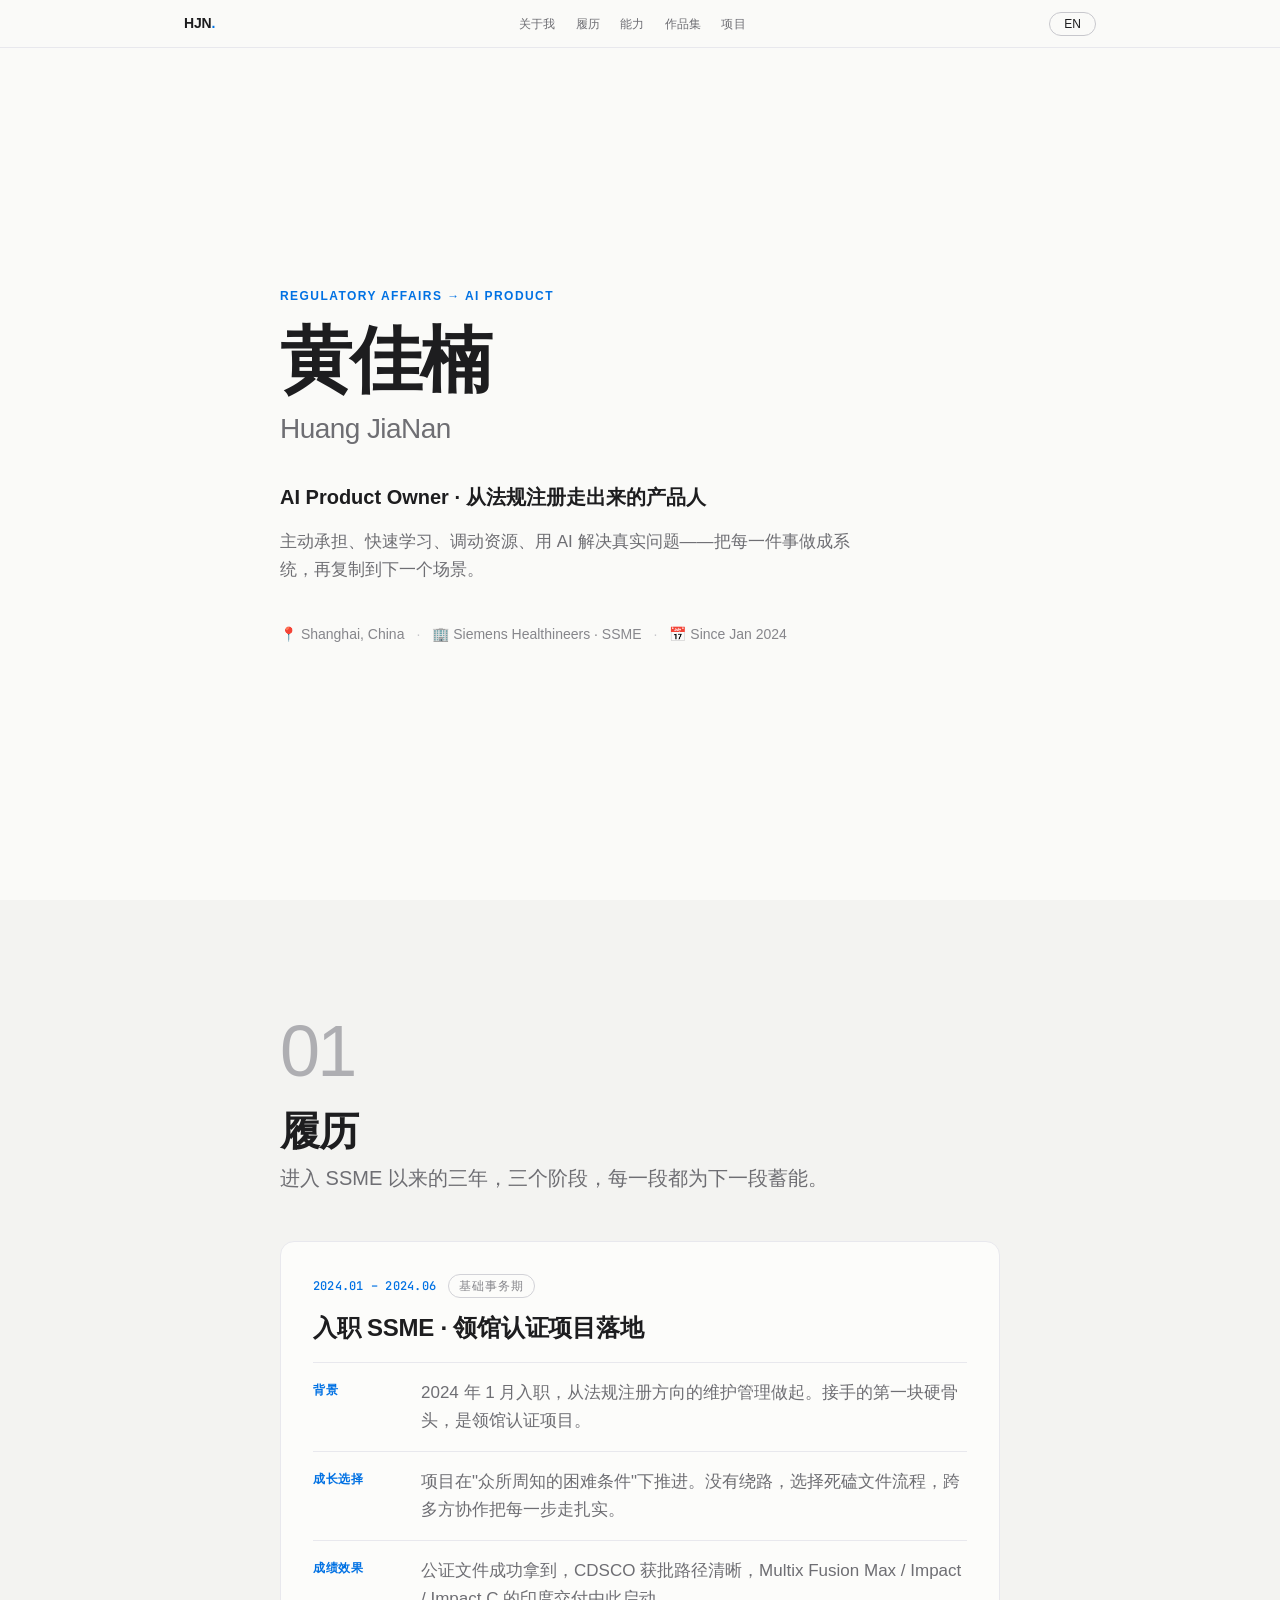
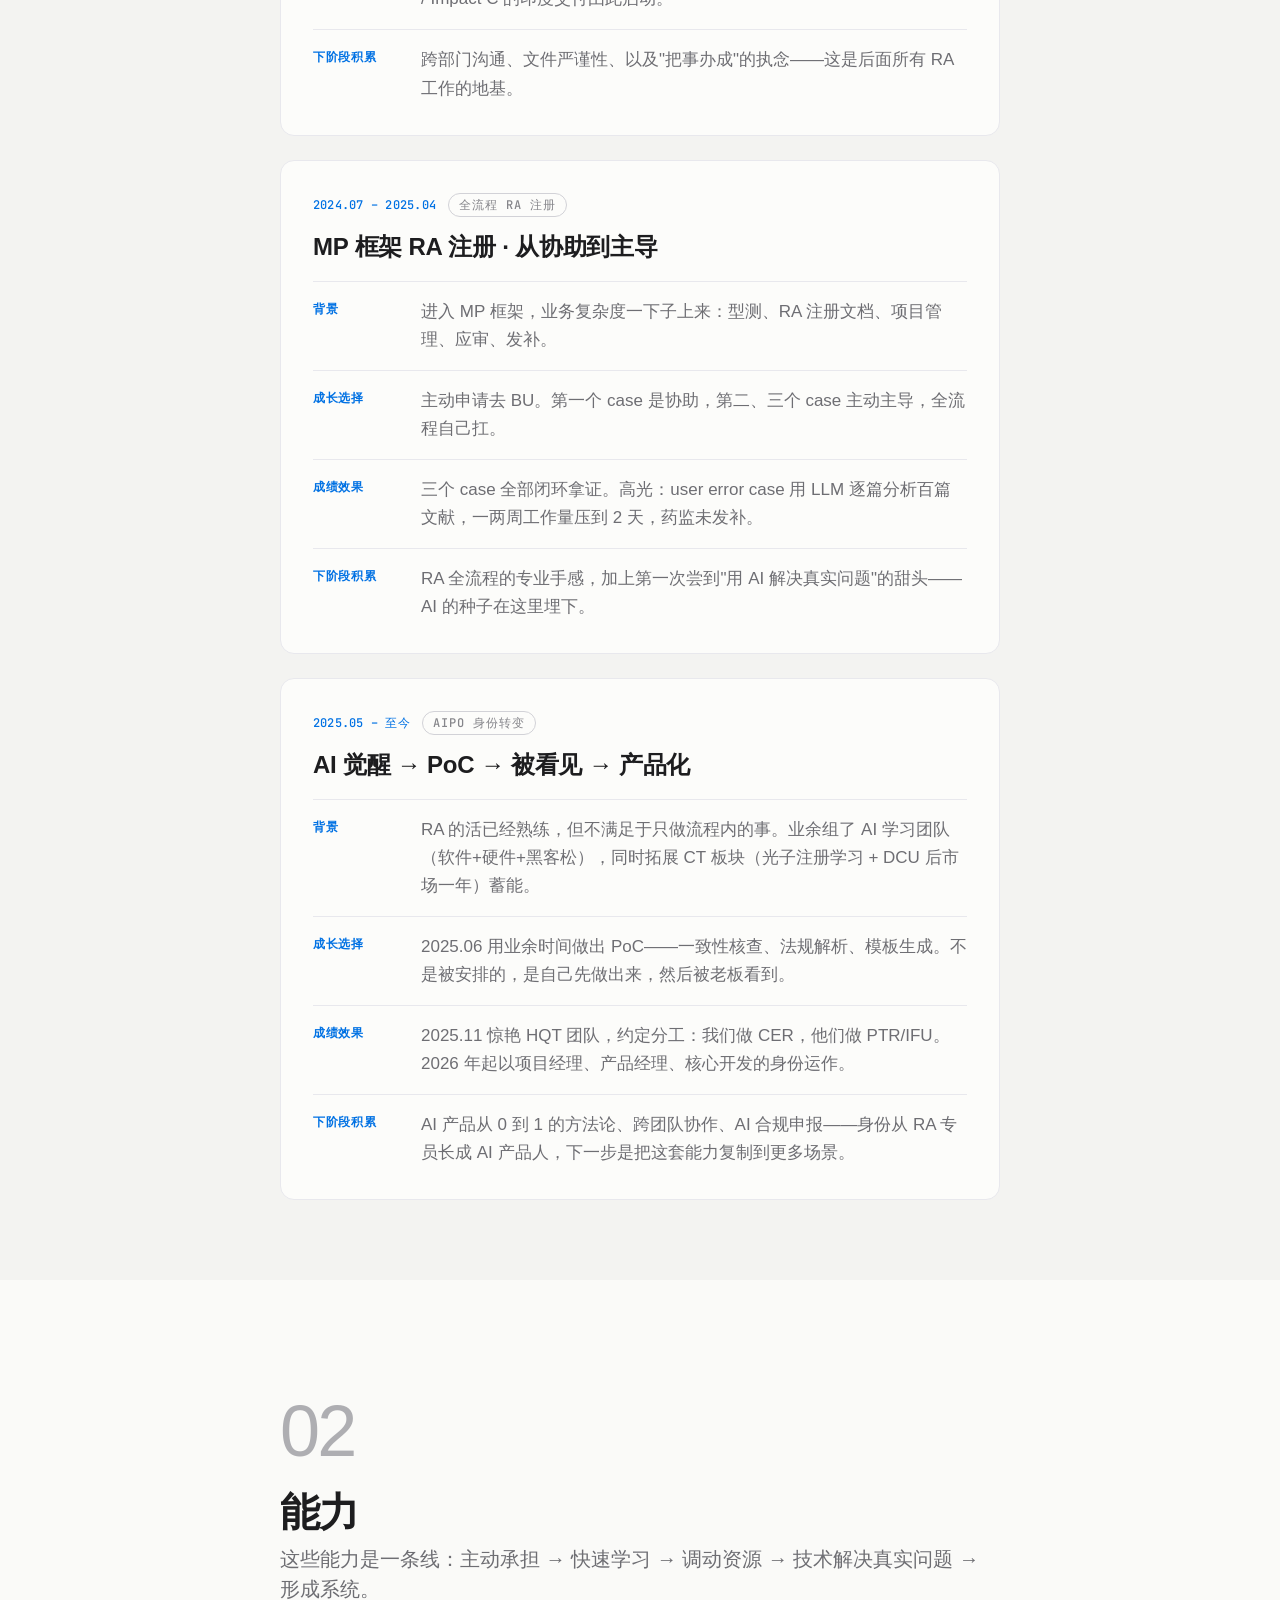
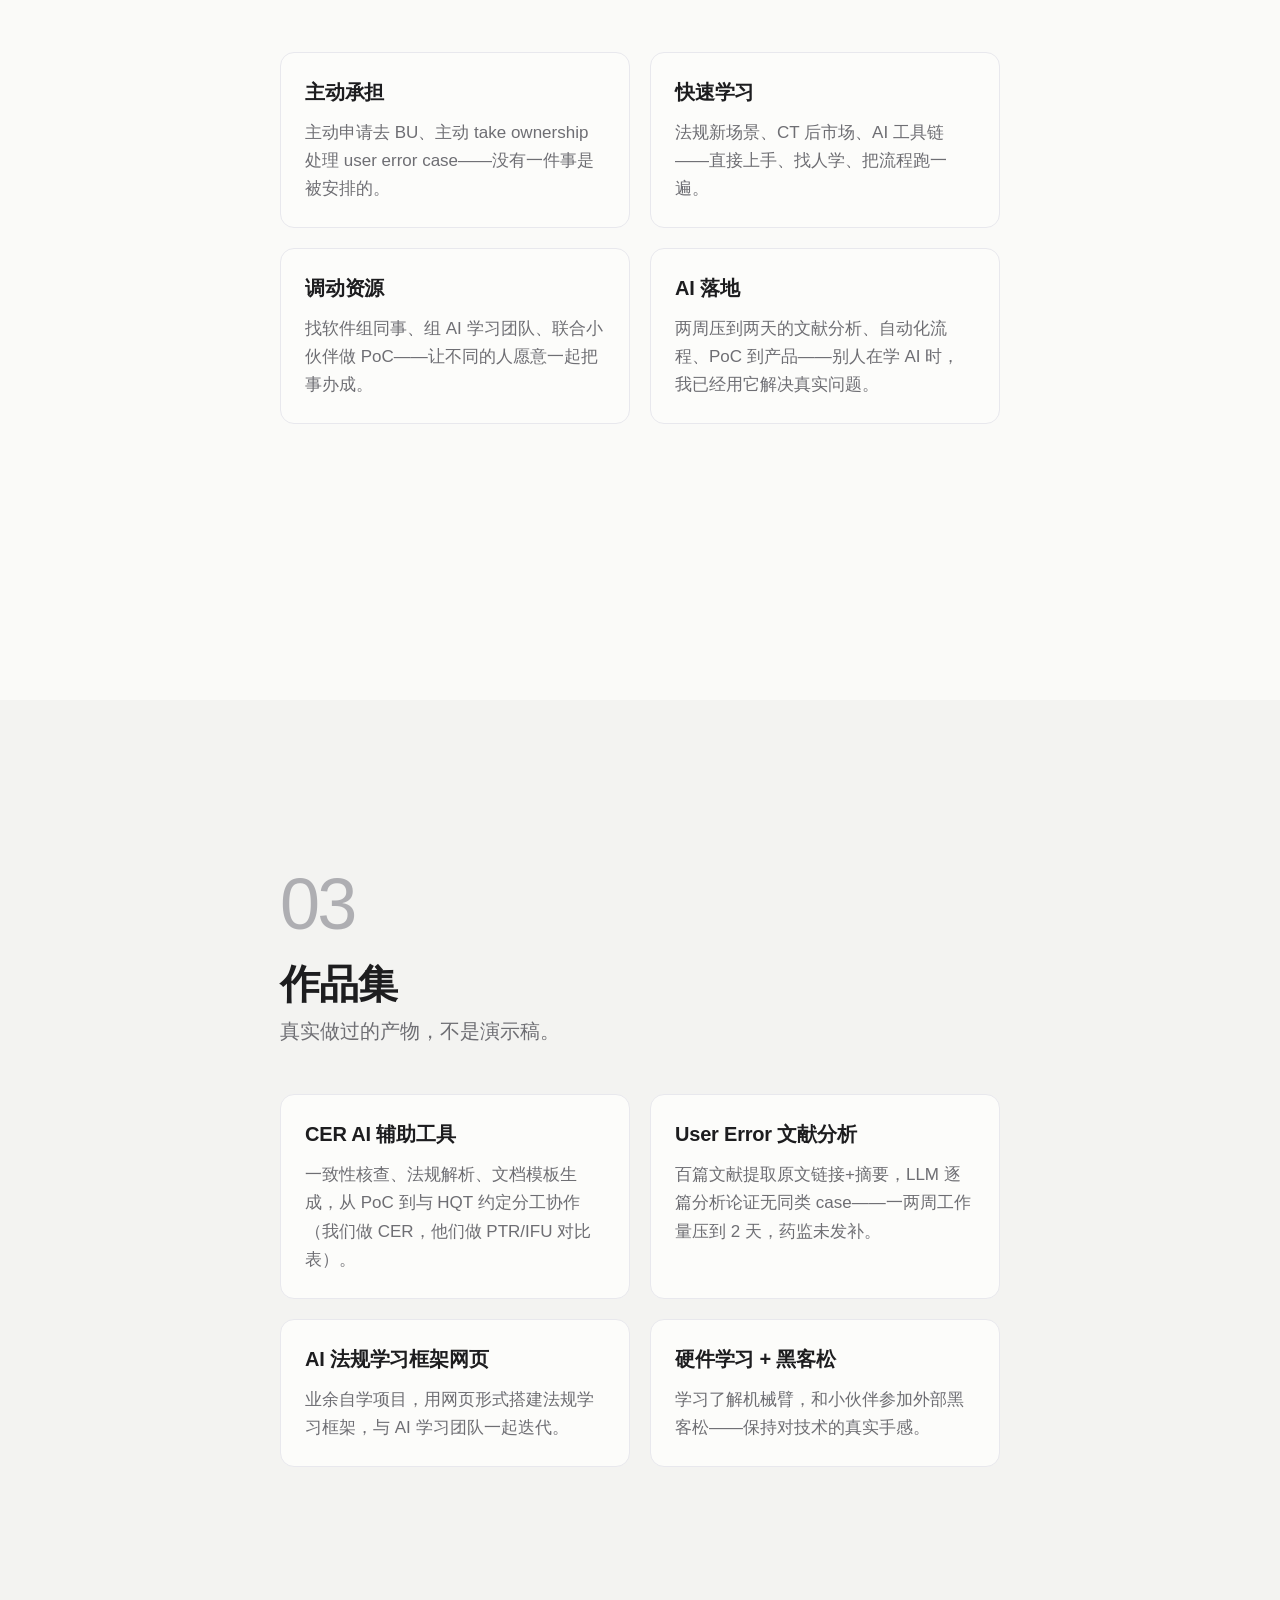
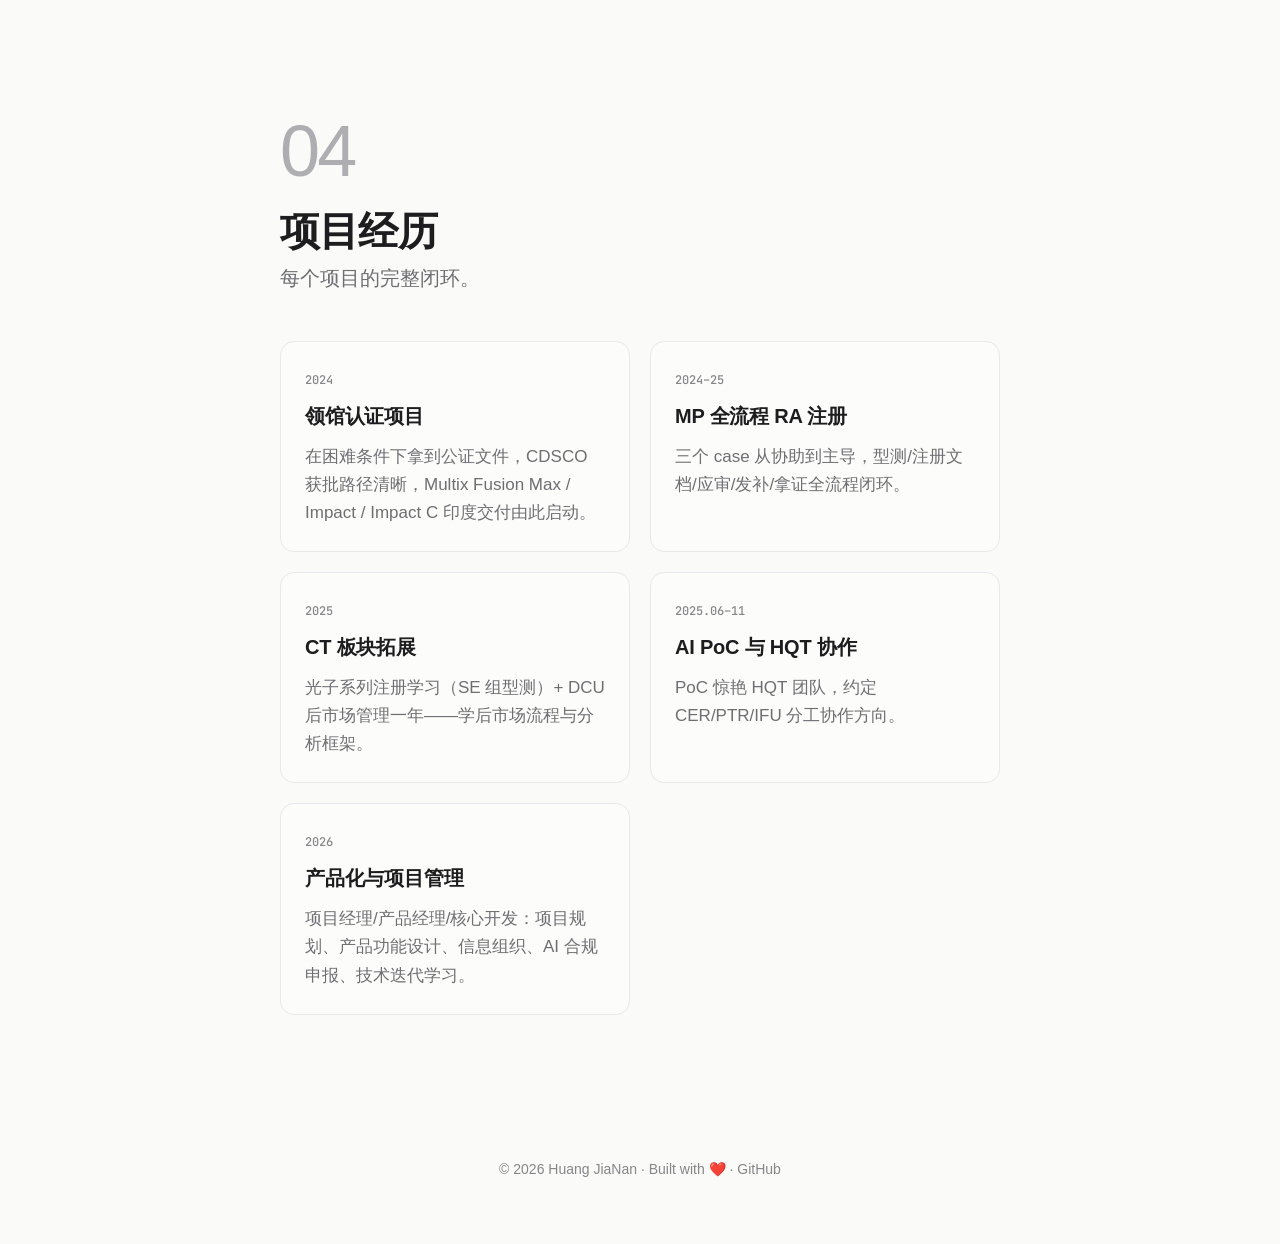
<file: index.html>
<!DOCTYPE html>
<html lang="zh-CN">
<head>
<meta charset="UTF-8">
<meta name="viewport" content="width=device-width, initial-scale=1.0">
<title>黄佳楠 · Huang JiaNan — Career Pathway</title>
<link rel="preconnect" href="https://fonts.googleapis.com">
<link rel="preconnect" href="https://fonts.gstatic.com" crossorigin>
<link href="https://fonts.googleapis.com/css2?family=JetBrains+Mono:wght@400;500;600&display=swap" rel="stylesheet">
<link rel="stylesheet" href="assets/style.css">
</head>
<body>

<nav class="nav" id="nav">
  <div class="progress-bar" id="progressBar"></div>
  <div class="nav-inner">
    <span class="nav-title">HJN<span class="nav-title-dot">.</span></span>
    <div class="nav-links">
      <a href="#about" data-i18n="nav.about">关于我</a>
      <a href="#timeline" data-i18n="nav.timeline">履历</a>
      <a href="#skills" data-i18n="nav.skills">能力</a>
      <a href="#portfolio" data-i18n="nav.portfolio">作品集</a>
      <a href="#projects" data-i18n="nav.projects">项目</a>
    </div>
    <button id="langToggle" class="lang-btn" onclick="toggleLang()">EN</button>
  </div>
</nav>

<section class="module hero" id="about" style="background: var(--color-bg)">
  <div class="module-content hero-content">
    <p class="hero-kicker animate-in" data-i18n="hero.kicker">Regulatory Affairs → AI Product</p>
    <h1 class="hero-name animate-in">黄佳楠</h1>
    <p class="hero-name-en animate-in">Huang JiaNan</p>
    <p class="hero-role animate-in" data-i18n="hero.role">AI Product Owner · 从法规注册走出来的产品人</p>
    <p class="hero-tagline animate-in" data-i18n="hero.tagline">主动承担、快速学习、调动资源、用 AI 解决真实问题——把每一件事做成系统，再复制到下一个场景。</p>
    <div class="hero-meta animate-in">
      <span>📍 Shanghai, China</span>
      <span class="meta-sep">·</span>
      <span>🏢 Siemens Healthineers · SSME</span>
      <span class="meta-sep">·</span>
      <span>📅 Since Jan 2024</span>
    </div>
  </div>
</section>

<section class="module" id="timeline" style="background: var(--color-bg-alt)">
  <div class="module-content">
    <header class="module-header animate-in stagger-children">
      <span class="module-number">01</span>
      <h1 class="module-title" data-i18n="timeline.title">履历</h1>
      <p class="module-subtitle" data-i18n="timeline.sub">进入 SSME 以来的三年，三个阶段，每一段都为下一段蓄能。</p>
    </header>

    <div class="timeline">
      <div class="tl-item animate-in">
        <div class="tl-head">
          <span class="tl-date">2024.01 – 2024.06</span>
          <span class="tl-badge" data-i18n="timeline.phase1">基础事务期</span>
        </div>
        <h2 class="tl-title" data-i18n="timeline.t1">入职 SSME · 领馆认证项目落地</h2>
        <div class="tl-facts">
          <div class="tl-fact">
            <span class="tl-fact-label" data-i18n="tl.label.bg">背景</span>
            <p class="tl-fact-text" data-i18n="timeline.p1.bg">2024 年 1 月入职，从法规注册方向的维护管理做起。接手的第一块硬骨头，是领馆认证项目。</p>
          </div>
          <div class="tl-fact">
            <span class="tl-fact-label" data-i18n="tl.label.choice">成长选择</span>
            <p class="tl-fact-text" data-i18n="timeline.p1.choice">项目在"众所周知的困难条件"下推进。没有绕路，选择死磕文件流程，跨多方协作把每一步走扎实。</p>
          </div>
          <div class="tl-fact">
            <span class="tl-fact-label" data-i18n="tl.label.result">成绩效果</span>
            <p class="tl-fact-text" data-i18n="timeline.p1.result">公证文件成功拿到，CDSCO 获批路径清晰，Multix Fusion Max / Impact / Impact C 的印度交付由此启动。</p>
          </div>
          <div class="tl-fact">
            <span class="tl-fact-label" data-i18n="tl.label.next">下阶段积累</span>
            <p class="tl-fact-text" data-i18n="timeline.p1.next">跨部门沟通、文件严谨性、以及"把事办成"的执念——这是后面所有 RA 工作的地基。</p>
          </div>
        </div>
      </div>

      <div class="tl-item animate-in">
        <div class="tl-head">
          <span class="tl-date">2024.07 – 2025.04</span>
          <span class="tl-badge" data-i18n="timeline.phase2">全流程 RA 注册</span>
        </div>
        <h2 class="tl-title" data-i18n="timeline.t2">MP 框架 RA 注册 · 从协助到主导</h2>
        <div class="tl-facts">
          <div class="tl-fact">
            <span class="tl-fact-label" data-i18n="tl.label.bg">背景</span>
            <p class="tl-fact-text" data-i18n="timeline.p2.bg">进入 MP 框架，业务复杂度一下子上来：型测、RA 注册文档、项目管理、应审、发补。</p>
          </div>
          <div class="tl-fact">
            <span class="tl-fact-label" data-i18n="tl.label.choice">成长选择</span>
            <p class="tl-fact-text" data-i18n="timeline.p2.choice">主动申请去 BU。第一个 case 是协助，第二、三个 case 主动主导，全流程自己扛。</p>
          </div>
          <div class="tl-fact">
            <span class="tl-fact-label" data-i18n="tl.label.result">成绩效果</span>
            <p class="tl-fact-text" data-i18n="timeline.p2.result">三个 case 全部闭环拿证。高光：user error case 用 LLM 逐篇分析百篇文献，一两周工作量压到 2 天，药监未发补。</p>
          </div>
          <div class="tl-fact">
            <span class="tl-fact-label" data-i18n="tl.label.next">下阶段积累</span>
            <p class="tl-fact-text" data-i18n="timeline.p2.next">RA 全流程的专业手感，加上第一次尝到"用 AI 解决真实问题"的甜头——AI 的种子在这里埋下。</p>
          </div>
        </div>
      </div>

      <div class="tl-item animate-in">
        <div class="tl-head">
          <span class="tl-date">2025.05 – 至今</span>
          <span class="tl-badge" data-i18n="timeline.phase3">AIPO 身份转变</span>
        </div>
        <h2 class="tl-title" data-i18n="timeline.t3">AI 觉醒 → PoC → 被看见 → 产品化</h2>
        <div class="tl-facts">
          <div class="tl-fact">
            <span class="tl-fact-label" data-i18n="tl.label.bg">背景</span>
            <p class="tl-fact-text" data-i18n="timeline.p3.bg">RA 的活已经熟练，但不满足于只做流程内的事。业余组了 AI 学习团队（软件+硬件+黑客松），同时拓展 CT 板块（光子注册学习 + DCU 后市场一年）蓄能。</p>
          </div>
          <div class="tl-fact">
            <span class="tl-fact-label" data-i18n="tl.label.choice">成长选择</span>
            <p class="tl-fact-text" data-i18n="timeline.p3.choice">2025.06 用业余时间做出 PoC——一致性核查、法规解析、模板生成。不是被安排的，是自己先做出来，然后被老板看到。</p>
          </div>
          <div class="tl-fact">
            <span class="tl-fact-label" data-i18n="tl.label.result">成绩效果</span>
            <p class="tl-fact-text" data-i18n="timeline.p3.result">2025.11 惊艳 HQT 团队，约定分工：我们做 CER，他们做 PTR/IFU。2026 年起以项目经理、产品经理、核心开发的身份运作。</p>
          </div>
          <div class="tl-fact">
            <span class="tl-fact-label" data-i18n="tl.label.next">下阶段积累</span>
            <p class="tl-fact-text" data-i18n="timeline.p3.next">AI 产品从 0 到 1 的方法论、跨团队协作、AI 合规申报——身份从 RA 专员长成 AI 产品人，下一步是把这套能力复制到更多场景。</p>
          </div>
        </div>
      </div>
    </div>
  </div>
</section>

<section class="module" id="skills" style="background: var(--color-bg)">
  <div class="module-content">
    <header class="module-header animate-in">
      <span class="module-number">02</span>
      <h1 class="module-title" data-i18n="skills.title">能力</h1>
      <p class="module-subtitle" data-i18n="skills.sub">这些能力是一条线：主动承担 → 快速学习 → 调动资源 → 技术解决真实问题 → 形成系统。</p>
    </header>

    <div class="cards stagger-children">
      <div class="card animate-in">
        <h3 class="card-title" data-i18n="skills.s1">主动承担</h3>
        <p class="card-desc" data-i18n="skills.s1d">主动申请去 BU、主动 take ownership 处理 user error case——没有一件事是被安排的。</p>
      </div>
      <div class="card animate-in">
        <h3 class="card-title" data-i18n="skills.s2">快速学习</h3>
        <p class="card-desc" data-i18n="skills.s2d">法规新场景、CT 后市场、AI 工具链——直接上手、找人学、把流程跑一遍。</p>
      </div>
      <div class="card animate-in">
        <h3 class="card-title" data-i18n="skills.s3">调动资源</h3>
        <p class="card-desc" data-i18n="skills.s3d">找软件组同事、组 AI 学习团队、联合小伙伴做 PoC——让不同的人愿意一起把事办成。</p>
      </div>
      <div class="card animate-in">
        <h3 class="card-title" data-i18n="skills.s4">AI 落地</h3>
        <p class="card-desc" data-i18n="skills.s4d">两周压到两天的文献分析、自动化流程、PoC 到产品——别人在学 AI 时，我已经用它解决真实问题。</p>
      </div>
      <div class="card animate-in">
        <h3 class="card-title" data-i18n="skills.s5">系统思维</h3>
        <p class="card-desc" data-i18n="skills.s5d">从单点工具到项目规划、产品设计、跨团队协作、AI 合规申报——把一件事做成系统，再复制。</p>
      </div>
    </div>
  </div>
</section>

<section class="module" id="portfolio" style="background: var(--color-bg-alt)">
  <div class="module-content">
    <header class="module-header animate-in">
      <span class="module-number">03</span>
      <h1 class="module-title" data-i18n="portfolio.title">作品集</h1>
      <p class="module-subtitle" data-i18n="portfolio.sub">真实做过的产物，不是演示稿。</p>
    </header>

    <div class="cards stagger-children">
      <div class="card animate-in">
        <h3 class="card-title">CER AI 辅助工具</h3>
        <p class="card-desc" data-i18n="portfolio.p1">一致性核查、法规解析、文档模板生成，从 PoC 到与 HQT 约定分工协作（我们做 CER，他们做 PTR/IFU 对比表）。</p>
      </div>
      <div class="card animate-in">
        <h3 class="card-title">User Error 文献分析</h3>
        <p class="card-desc" data-i18n="portfolio.p2">百篇文献提取原文链接+摘要，LLM 逐篇分析论证无同类 case——一两周工作量压到 2 天，药监未发补。</p>
      </div>
      <div class="card animate-in">
        <h3 class="card-title">AI 法规学习框架网页</h3>
        <p class="card-desc" data-i18n="portfolio.p3">业余自学项目，用网页形式搭建法规学习框架，与 AI 学习团队一起迭代。</p>
      </div>
      <div class="card animate-in">
        <h3 class="card-title">硬件学习 + 黑客松</h3>
        <p class="card-desc" data-i18n="portfolio.p4">学习了解机械臂，和小伙伴参加外部黑客松——保持对技术的真实手感。</p>
      </div>
    </div>
  </div>
</section>

<section class="module" id="projects" style="background: var(--color-bg)">
  <div class="module-content">
    <header class="module-header animate-in">
      <span class="module-number">04</span>
      <h1 class="module-title" data-i18n="projects.title">项目经历</h1>
      <p class="module-subtitle" data-i18n="projects.sub">每个项目的完整闭环。</p>
    </header>

    <div class="cards stagger-children">
      <div class="card animate-in">
        <span class="card-year">2024</span>
        <h3 class="card-title" data-i18n="projects.j1">领馆认证项目</h3>
        <p class="card-desc" data-i18n="projects.j1d">在困难条件下拿到公证文件，CDSCO 获批路径清晰，Multix Fusion Max / Impact / Impact C 印度交付由此启动。</p>
      </div>
      <div class="card animate-in">
        <span class="card-year">2024–25</span>
        <h3 class="card-title" data-i18n="projects.j2">MP 全流程 RA 注册</h3>
        <p class="card-desc" data-i18n="projects.j2d">三个 case 从协助到主导，型测/注册文档/应审/发补/拿证全流程闭环。</p>
      </div>
      <div class="card animate-in">
        <span class="card-year">2025</span>
        <h3 class="card-title" data-i18n="projects.j3">CT 板块拓展</h3>
        <p class="card-desc" data-i18n="projects.j3d">光子系列注册学习（SE 组型测）+ DCU 后市场管理一年——学后市场流程与分析框架。</p>
      </div>
      <div class="card animate-in">
        <span class="card-year">2025.06–11</span>
        <h3 class="card-title" data-i18n="projects.j4">AI PoC 与 HQT 协作</h3>
        <p class="card-desc" data-i18n="projects.j4d">PoC 惊艳 HQT 团队，约定 CER/PTR/IFU 分工协作方向。</p>
      </div>
      <div class="card animate-in">
        <span class="card-year">2026</span>
        <h3 class="card-title" data-i18n="projects.j5">产品化与项目管理</h3>
        <p class="card-desc" data-i18n="projects.j5d">项目经理/产品经理/核心开发：项目规划、产品功能设计、信息组织、AI 合规申报、技术迭代学习。</p>
      </div>
    </div>
  </div>
</section>

<footer class="footer">
  <p data-i18n="footer.note">© 2026 Huang JiaNan · Built with ❤️ · <a href="https://github.com/Jianan-Huang0609/Jianan-Career-Pathway" target="_blank">GitHub</a></p>
</footer>

<script src="assets/i18n.js"></script>
</body>
</html>
</file>
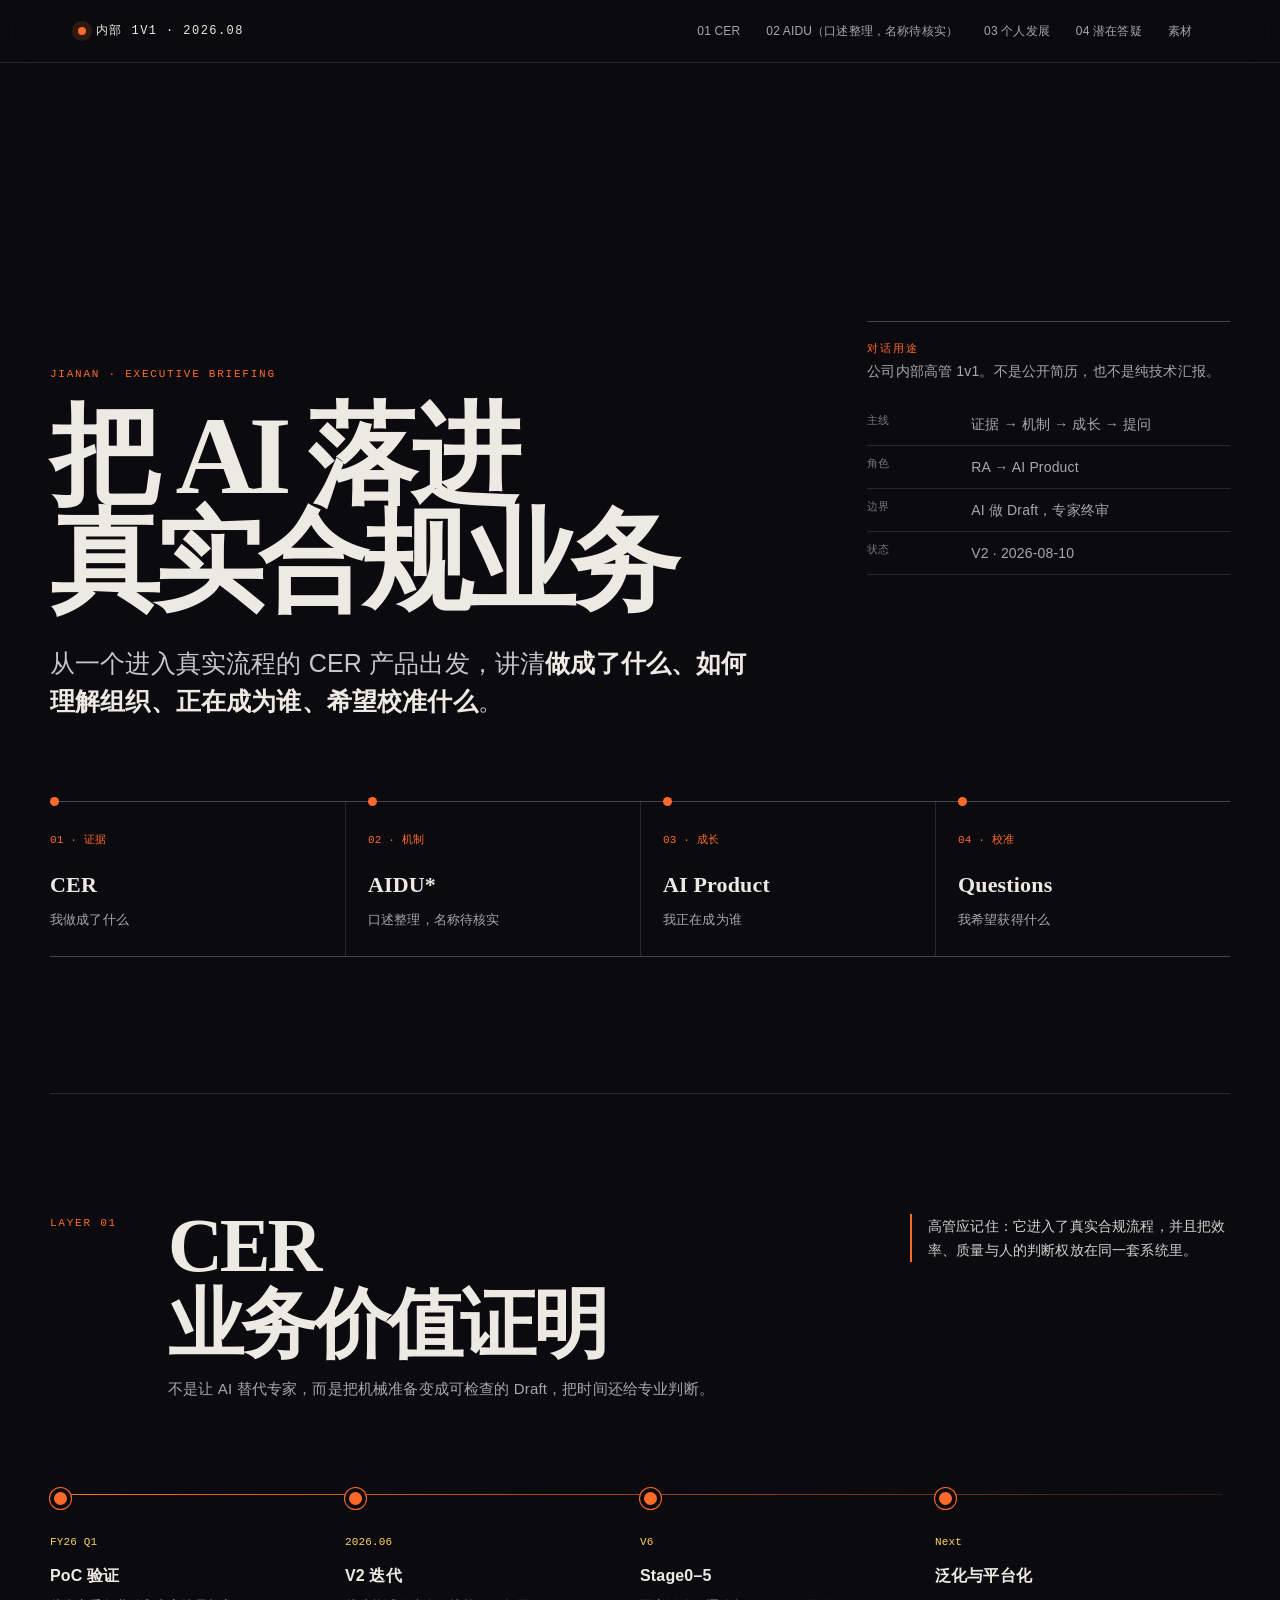
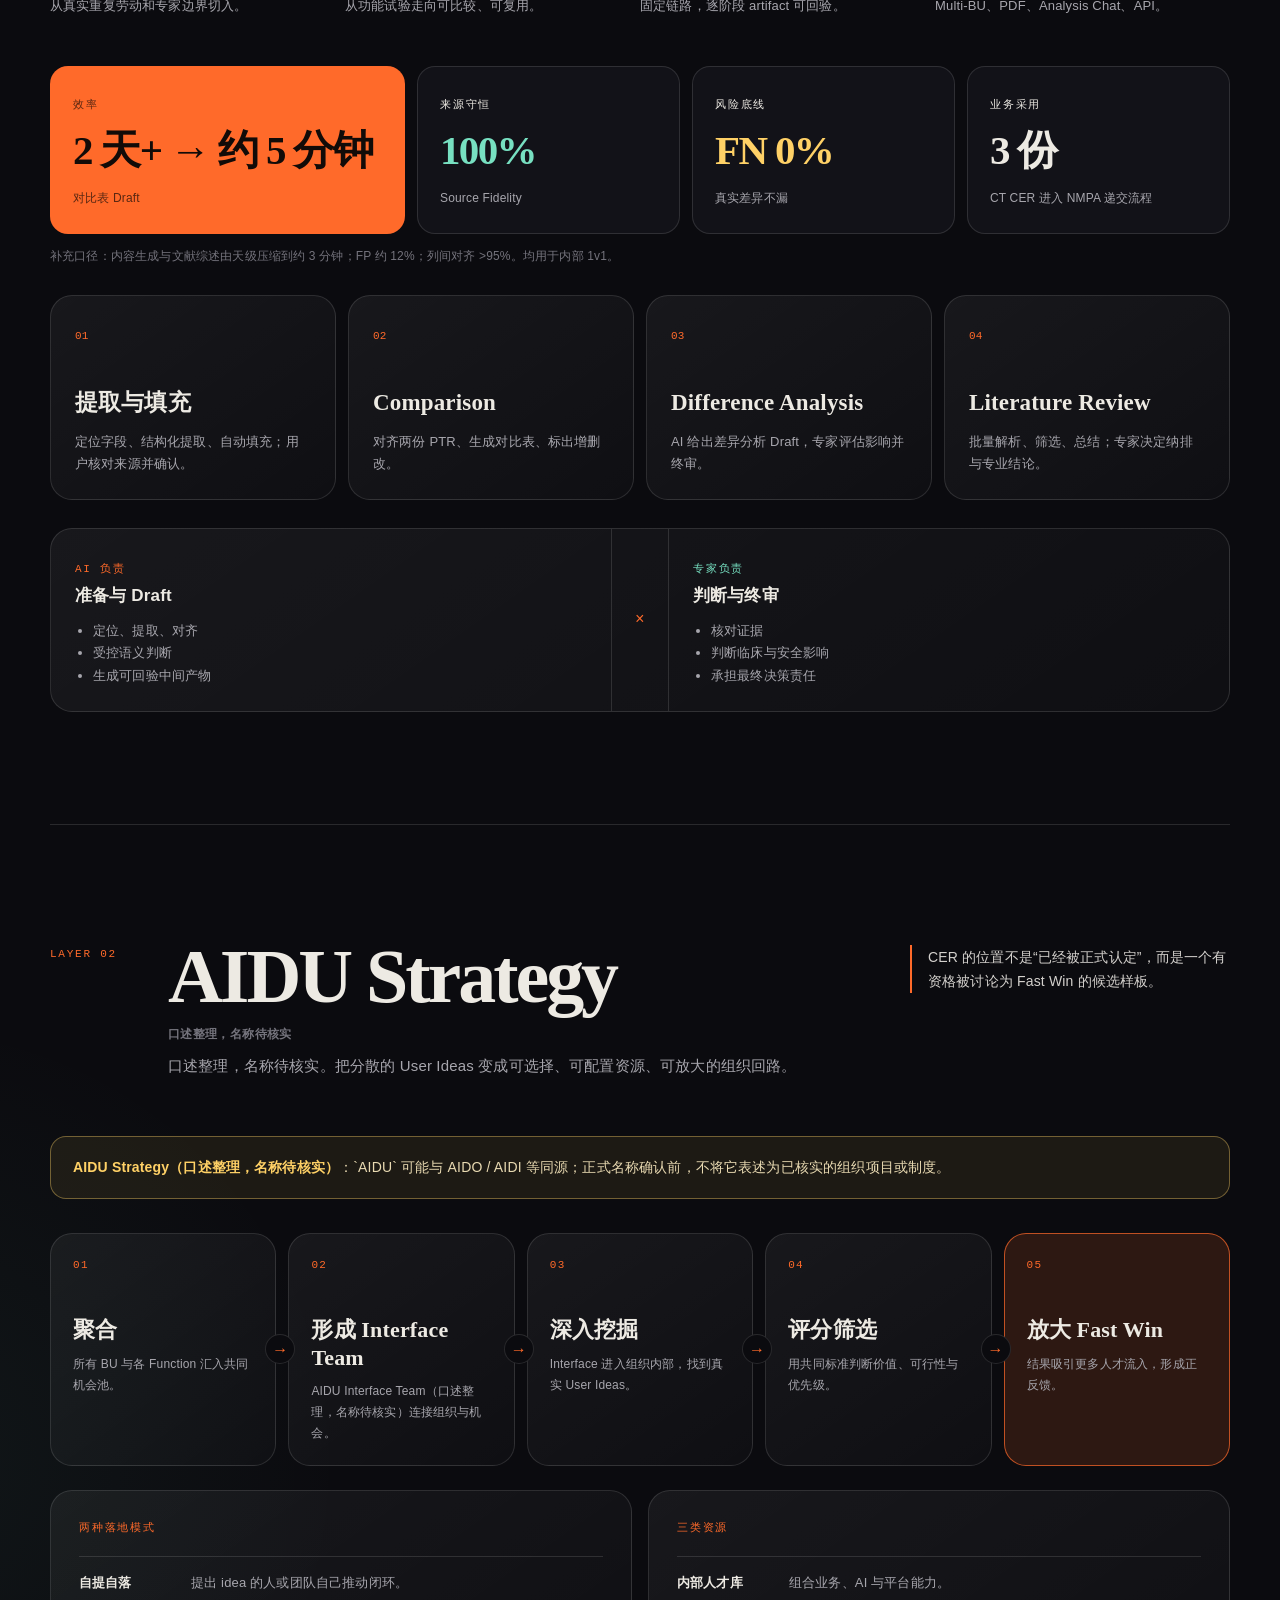
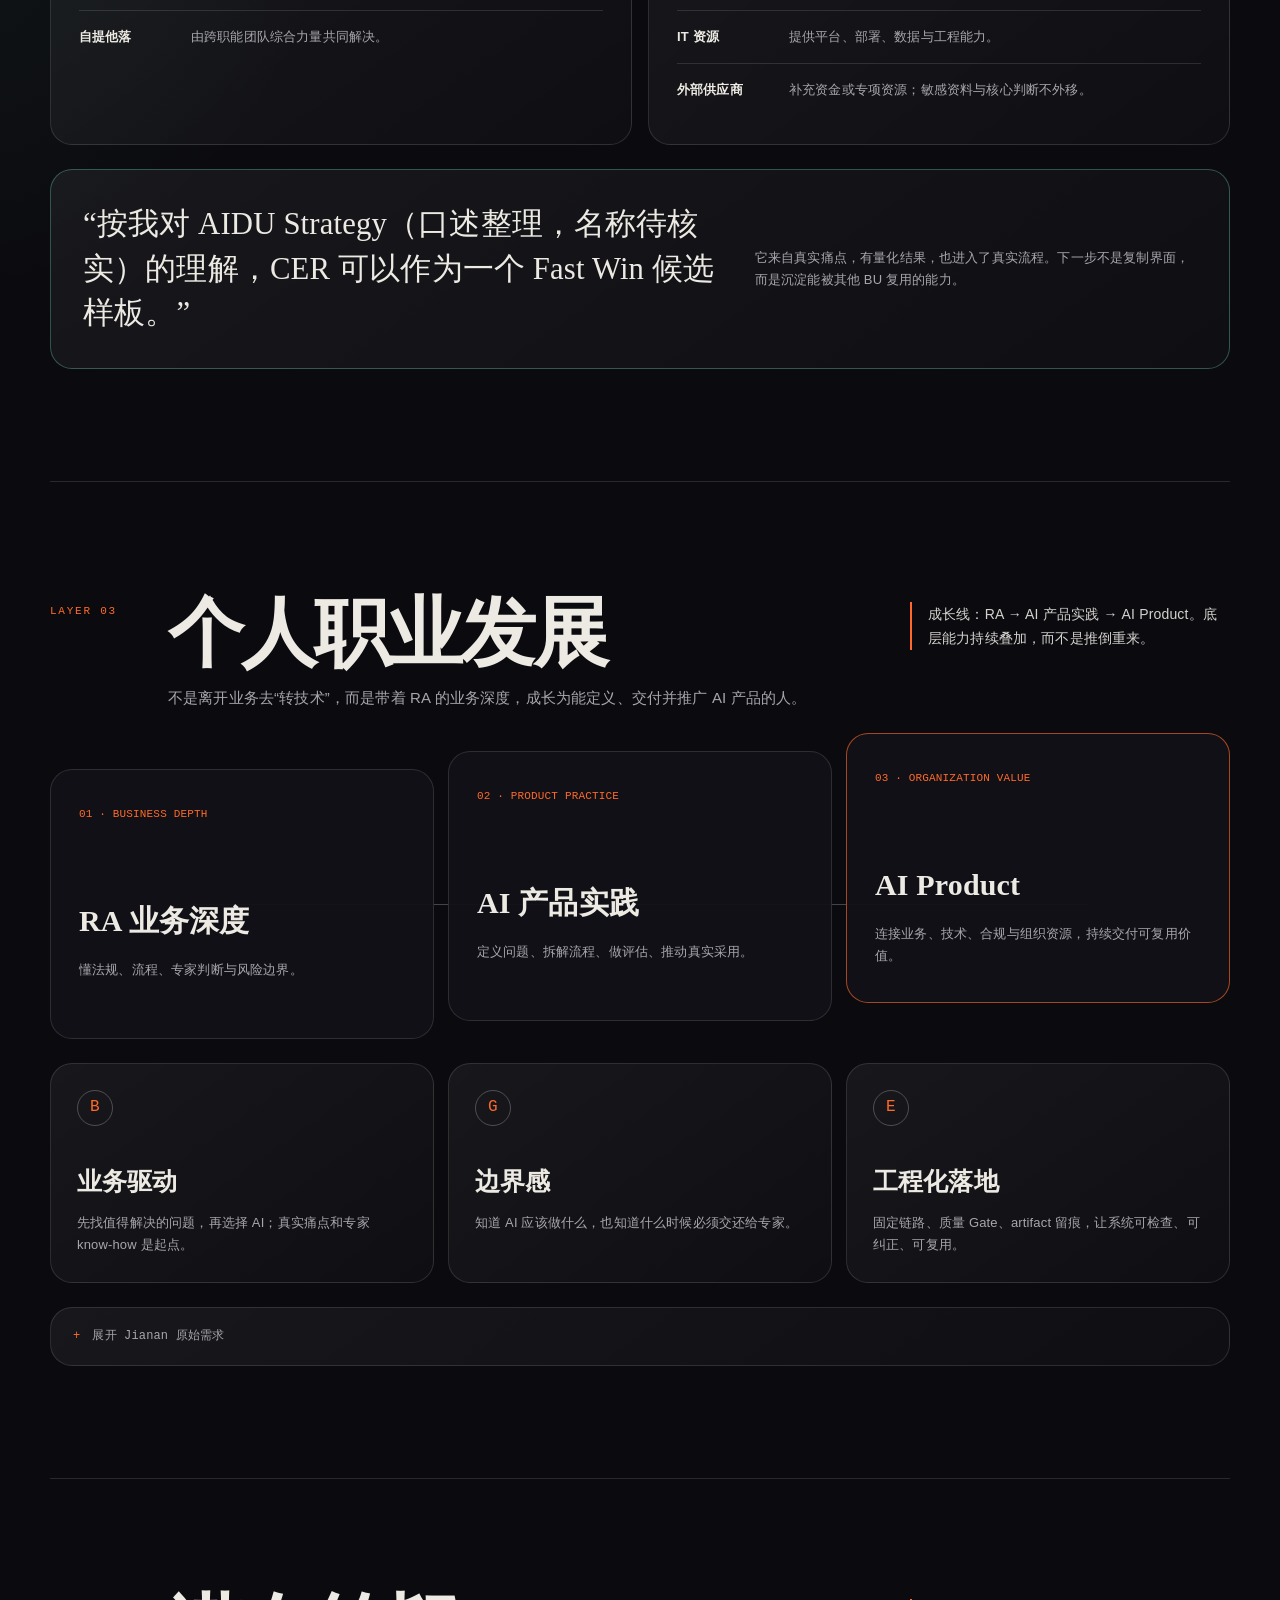
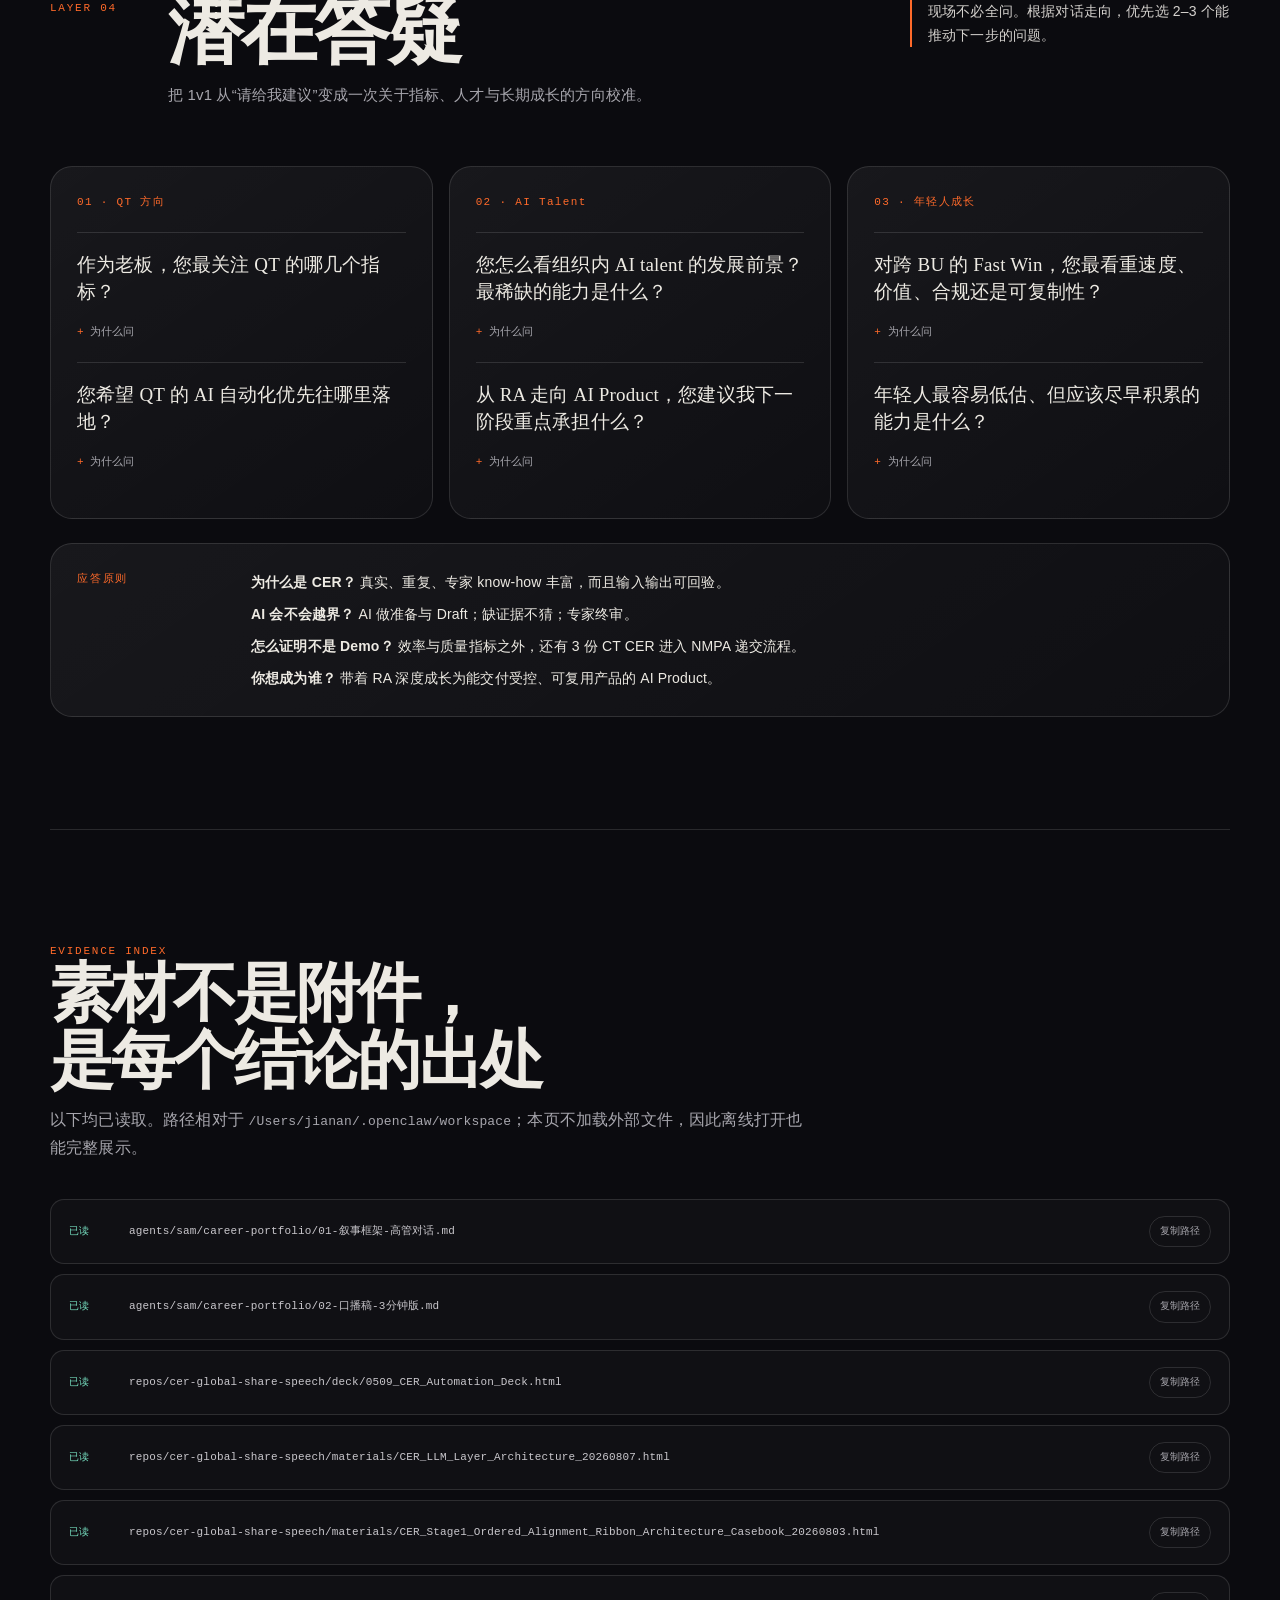
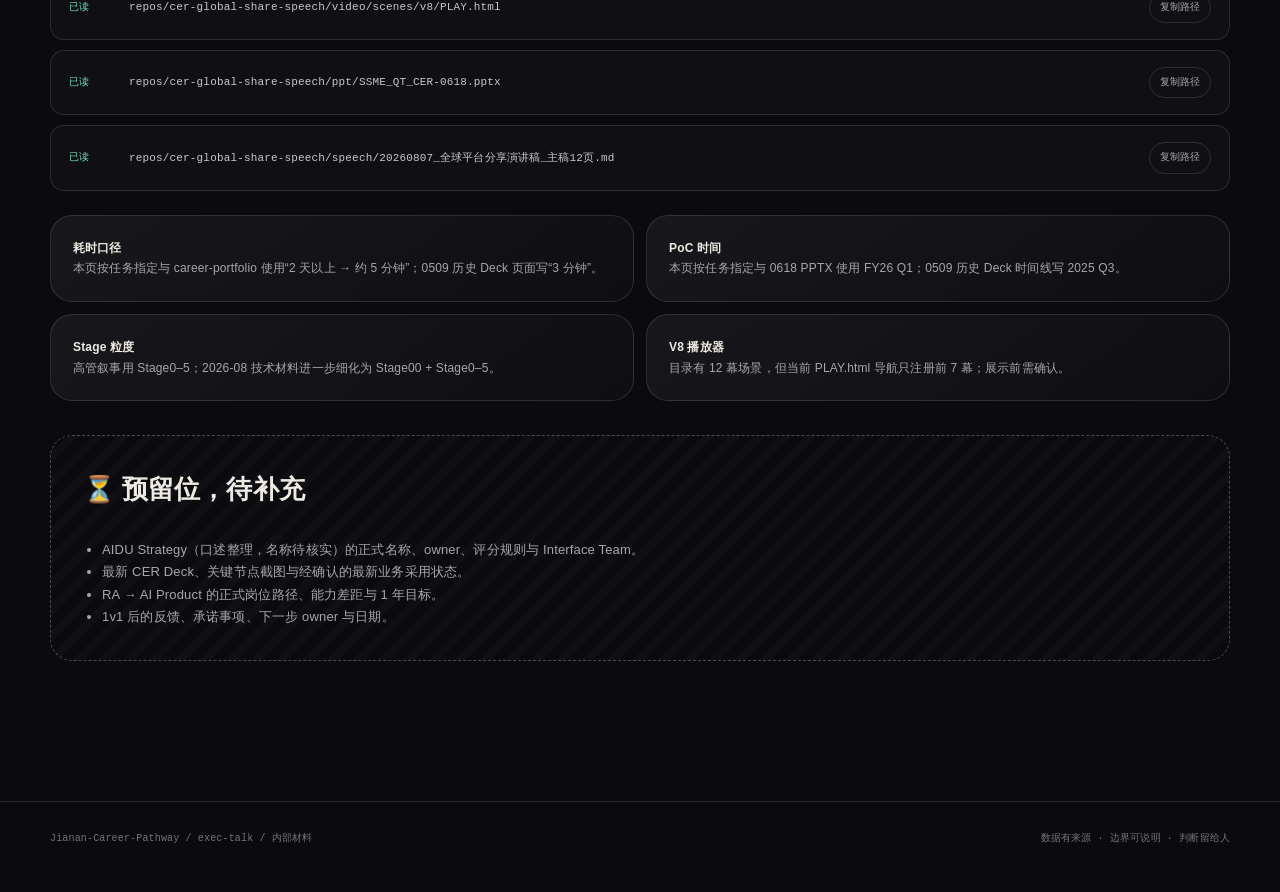
<file: exec-talk/02-高管对话-展示.html>
<!doctype html>
<html lang="zh-CN">
<head>
  <meta charset="utf-8">
  <meta name="viewport" content="width=device-width, initial-scale=1">
  <meta name="color-scheme" content="dark">
  <meta name="description" content="Jianan 高管 1v1 四层对话材料：CER、AIDU Strategy（口述整理，名称待核实）、个人职业发展与潜在答疑。">
  <title>高管 1v1 · 四层对话材料</title>
  <style>
    :root {
      --bg: #0B0B0F;
      --surface: #121218;
      --surface-2: #17171F;
      --paper: #EDEAE3;
      --muted: #A7A6AD;
      --quiet: #74737C;
      --line: rgba(255,255,255,.12);
      --line-strong: rgba(255,255,255,.24);
      --signal: #FF6A2A;
      --signal-soft: rgba(255,106,42,.14);
      --mint: #77E0C1;
      --amber: #FFD166;
      --danger: #FF8A8A;
      --radius: 22px;
      --shadow: 0 30px 80px rgba(0,0,0,.34);
      --sans: "Avenir Next", Avenir, "PingFang SC", "Hiragino Sans GB", "Microsoft YaHei", sans-serif;
      --serif: "Songti SC", STSong, "Noto Serif CJK SC", serif;
      --mono: ui-monospace, "SFMono-Regular", Menlo, Monaco, Consolas, monospace;
    }

    * { box-sizing: border-box; }
    html { scroll-behavior: smooth; }
    body {
      margin: 0;
      background:
        radial-gradient(circle at 82% -8%, rgba(255,106,42,.11), transparent 27rem),
        radial-gradient(circle at -8% 42%, rgba(119,224,193,.055), transparent 28rem),
        var(--bg);
      color: var(--paper);
      font-family: var(--sans);
      line-height: 1.72;
      letter-spacing: .01em;
      text-rendering: optimizeLegibility;
    }

    a { color: inherit; }
    button { font: inherit; }
    ::selection { background: var(--signal); color: #0B0B0F; }
    :focus-visible { outline: 2px solid var(--amber); outline-offset: 4px; }

    .skip-link {
      position: fixed;
      z-index: 100;
      top: 10px;
      left: 10px;
      transform: translateY(-160%);
      border-radius: 10px;
      background: var(--paper);
      color: var(--bg);
      padding: 8px 12px;
    }
    .skip-link:focus { transform: translateY(0); }

    .reading-progress {
      position: fixed;
      z-index: 80;
      top: 0;
      left: 0;
      width: 100%;
      height: 2px;
      background: transparent;
    }
    .reading-progress span {
      display: block;
      width: 0;
      height: 100%;
      background: var(--signal);
      box-shadow: 0 0 16px rgba(255,106,42,.75);
    }

    .topbar {
      position: sticky;
      z-index: 50;
      top: 0;
      border-bottom: 1px solid var(--line);
      background: rgba(11,11,15,.82);
      backdrop-filter: blur(22px) saturate(140%);
    }
    .topbar-inner {
      max-width: 1180px;
      margin: 0 auto;
      min-height: 62px;
      padding: 10px 28px;
      display: flex;
      align-items: center;
      justify-content: space-between;
      gap: 24px;
    }
    .brand {
      display: inline-flex;
      align-items: center;
      gap: 10px;
      font-family: var(--mono);
      font-size: 12px;
      letter-spacing: .12em;
      text-transform: uppercase;
      white-space: nowrap;
    }
    .brand-dot {
      width: 8px;
      height: 8px;
      border-radius: 50%;
      background: var(--signal);
      box-shadow: 0 0 0 6px var(--signal-soft);
    }
    .topbar nav { display: flex; flex-wrap: wrap; justify-content: flex-end; gap: 6px; }
    .topbar nav a {
      border-radius: 999px;
      color: var(--muted);
      padding: 6px 10px;
      font-size: 12px;
      text-decoration: none;
    }
    .topbar nav a:hover { background: rgba(255,255,255,.06); color: var(--paper); }

    main { overflow: clip; }
    .shell { width: min(1180px, calc(100% - 56px)); margin-inline: auto; }

    .hero {
      min-height: 82vh;
      padding: 112px 0 80px;
      display: grid;
      grid-template-columns: minmax(0, 1.35fr) minmax(260px, .65fr);
      align-items: end;
      gap: 64px;
    }
    .eyebrow, .section-index, .mono-label {
      font-family: var(--mono);
      font-size: 11px;
      letter-spacing: .16em;
      text-transform: uppercase;
    }
    .eyebrow { color: var(--signal); }
    h1, h2, h3, p { margin-top: 0; }
    h1 {
      max-width: 820px;
      margin: 20px 0 28px;
      font-family: var(--serif);
      font-size: clamp(54px, 8.6vw, 112px);
      font-weight: 600;
      line-height: .96;
      letter-spacing: -.055em;
    }
    .hero .lead {
      max-width: 720px;
      margin: 0;
      color: #C8C6C9;
      font-size: clamp(18px, 2vw, 25px);
      line-height: 1.55;
    }
    .hero .lead strong { color: var(--paper); font-weight: 600; }
    .hero-note {
      align-self: center;
      border-top: 1px solid var(--line-strong);
      padding-top: 18px;
      color: var(--muted);
      font-size: 14px;
    }
    .hero-note dl { margin: 20px 0 0; }
    .hero-note .row {
      display: grid;
      grid-template-columns: 88px 1fr;
      gap: 16px;
      padding: 9px 0;
      border-bottom: 1px solid var(--line);
    }
    .hero-note dt { color: var(--quiet); font-family: var(--mono); font-size: 11px; }
    .hero-note dd { margin: 0; }

    .conversation-rail {
      margin-bottom: 136px;
      display: grid;
      grid-template-columns: repeat(4, 1fr);
      border-top: 1px solid var(--line-strong);
      border-bottom: 1px solid var(--line-strong);
    }
    .rail-stop {
      position: relative;
      min-height: 150px;
      padding: 22px 22px 24px 0;
    }
    .rail-stop + .rail-stop { border-left: 1px solid var(--line); padding-left: 22px; }
    .rail-stop::before {
      content: "";
      position: absolute;
      top: -5px;
      left: 0;
      width: 9px;
      height: 9px;
      border-radius: 50%;
      background: var(--signal);
    }
    .rail-stop + .rail-stop::before { left: 22px; }
    .rail-stop span { color: var(--signal); font-family: var(--mono); font-size: 11px; }
    .rail-stop b { display: block; margin: 14px 0 6px; font-family: var(--serif); font-size: 22px; }
    .rail-stop p { margin: 0; color: var(--muted); font-size: 13px; }

    .layer { padding: 112px 0; border-top: 1px solid var(--line); scroll-margin-top: 74px; }
    .layer-heading {
      display: grid;
      grid-template-columns: 92px minmax(0, 1fr) minmax(220px, 320px);
      gap: 26px;
      align-items: start;
      margin-bottom: 58px;
    }
    .section-index { color: var(--signal); padding-top: 8px; }
    h2 {
      margin-bottom: 12px;
      font-family: var(--serif);
      font-size: clamp(40px, 6vw, 76px);
      font-weight: 600;
      line-height: 1.04;
      letter-spacing: -.04em;
    }
    .layer-heading .thesis { margin: 0; color: var(--muted); font-size: 15px; }
    .layer-heading .takeaway {
      margin: 8px 0 0;
      border-left: 2px solid var(--signal);
      padding-left: 16px;
      color: #D4D1CD;
      font-size: 14px;
    }

    .card {
      border: 1px solid var(--line);
      border-radius: var(--radius);
      background: linear-gradient(145deg, rgba(255,255,255,.055), rgba(255,255,255,.018));
      box-shadow: var(--shadow);
    }
    .card-flat { box-shadow: none; }
    .card-pad { padding: 28px; }
    .card h3 {
      margin-bottom: 9px;
      font-size: 17px;
      font-weight: 600;
    }
    .card p:last-child { margin-bottom: 0; }
    .muted { color: var(--muted); }
    .tiny { color: var(--quiet); font-size: 12px; }
    .signal { color: var(--signal); }
    .mint { color: var(--mint); }
    .amber { color: var(--amber); }

    .cer-timeline {
      position: relative;
      display: grid;
      grid-template-columns: repeat(4, 1fr);
      gap: 0;
      margin-bottom: 26px;
      padding-top: 28px;
    }
    .cer-timeline::before {
      content: "";
      position: absolute;
      top: 34px;
      left: 8px;
      right: 8px;
      height: 1px;
      background: linear-gradient(90deg, var(--signal), rgba(255,106,42,.18));
    }
    .moment { position: relative; padding: 38px 28px 0 0; }
    .moment::before {
      content: "";
      position: absolute;
      z-index: 2;
      top: 0;
      left: 0;
      width: 13px;
      height: 13px;
      border: 4px solid var(--bg);
      border-radius: 50%;
      background: var(--signal);
      box-shadow: 0 0 0 1px var(--signal);
    }
    .moment time { font-family: var(--mono); color: var(--amber); font-size: 11px; }
    .moment b { display: block; margin: 9px 0 5px; font-size: 16px; }
    .moment p { color: var(--muted); font-size: 13px; }

    .metric-grid {
      display: grid;
      grid-template-columns: 1.35fr 1fr 1fr 1fr;
      gap: 12px;
      margin: 36px 0 12px;
    }
    .metric {
      min-height: 156px;
      padding: 22px;
      border: 1px solid var(--line);
      border-radius: 18px;
      background: var(--surface);
    }
    .metric.primary { background: var(--signal); color: #120B08; border-color: transparent; }
    .metric .value {
      display: block;
      margin: 14px 0 12px;
      font-family: var(--serif);
      font-size: clamp(28px, 3.2vw, 46px);
      font-weight: 600;
      line-height: 1;
      letter-spacing: -.04em;
      font-variant-numeric: tabular-nums;
    }
    .metric .label { font-size: 12px; color: var(--muted); }
    .metric.primary .label, .metric.primary .mono-label { color: rgba(18,11,8,.7); }

    .capability-grid {
      display: grid;
      grid-template-columns: repeat(4, 1fr);
      gap: 12px;
      margin-top: 28px;
    }
    .capability { min-height: 190px; padding: 24px; }
    .capability .cap-no { font-family: var(--mono); color: var(--signal); font-size: 11px; }
    .capability b { display: block; margin: 36px 0 8px; font-family: var(--serif); font-size: 23px; }
    .capability p { margin: 0; color: var(--muted); font-size: 13px; }

    .boundary {
      margin-top: 28px;
      display: grid;
      grid-template-columns: 1fr auto 1fr;
      align-items: stretch;
      gap: 0;
      overflow: hidden;
    }
    .boundary > div { padding: 24px; }
    .boundary .divider {
      display: grid;
      place-items: center;
      width: 58px;
      padding: 0;
      color: var(--signal);
      font-family: var(--mono);
      border-left: 1px solid var(--line);
      border-right: 1px solid var(--line);
    }
    .boundary ul { margin: 10px 0 0; padding-left: 18px; color: var(--muted); font-size: 13px; }

    .aidu-alert {
      margin-bottom: 34px;
      padding: 18px 22px;
      border: 1px solid rgba(255,209,102,.38);
      border-radius: 16px;
      background: rgba(255,209,102,.075);
      color: #E8D9B1;
      font-size: 14px;
    }
    .aidu-alert strong { color: var(--amber); }

    .strategy-flow {
      display: grid;
      grid-template-columns: repeat(5, minmax(0, 1fr));
      gap: 12px;
      counter-reset: step;
    }
    .strategy-step {
      position: relative;
      min-height: 224px;
      padding: 22px;
      counter-increment: step;
    }
    .strategy-step::before {
      content: "0" counter(step);
      display: block;
      color: var(--signal);
      font-family: var(--mono);
      font-size: 11px;
      letter-spacing: .12em;
    }
    .strategy-step::after {
      content: "→";
      position: absolute;
      z-index: 2;
      top: 50%;
      right: -20px;
      width: 28px;
      height: 28px;
      display: grid;
      place-items: center;
      border: 1px solid var(--line);
      border-radius: 50%;
      background: var(--bg);
      color: var(--signal);
      transform: translateY(-50%);
    }
    .strategy-step:last-child::after { display: none; }
    .strategy-step b { display: block; margin: 42px 0 10px; font-family: var(--serif); font-size: 22px; line-height: 1.25; }
    .strategy-step p { margin: 0; color: var(--muted); font-size: 12px; }
    .strategy-step.fast { border-color: rgba(255,106,42,.7); background: var(--signal-soft); }

    .mechanism-grid { display: grid; grid-template-columns: 1fr 1fr; gap: 16px; margin-top: 24px; }
    .mechanism-grid .card { padding: 28px; }
    .mode-list, .resource-list { list-style: none; margin: 18px 0 0; padding: 0; }
    .mode-list li, .resource-list li {
      display: grid;
      grid-template-columns: 94px 1fr;
      gap: 18px;
      padding: 15px 0;
      border-top: 1px solid var(--line);
      color: var(--muted);
      font-size: 13px;
    }
    .mode-list b, .resource-list b { color: var(--paper); }

    .fast-win {
      margin-top: 24px;
      padding: 32px;
      display: grid;
      grid-template-columns: 1fr minmax(240px, .7fr);
      gap: 40px;
      align-items: center;
      border-color: rgba(119,224,193,.32);
    }
    .fast-win blockquote { margin: 0; font-family: var(--serif); font-size: clamp(21px, 2.4vw, 31px); line-height: 1.45; }
    .fast-win aside { color: var(--muted); font-size: 13px; }

    .career-path {
      position: relative;
      display: grid;
      grid-template-columns: repeat(3, 1fr);
      gap: 14px;
      margin-bottom: 24px;
    }
    .career-path::before {
      content: "";
      position: absolute;
      top: 50%;
      left: 12%;
      right: 12%;
      height: 1px;
      background: var(--line-strong);
    }
    .career-stage {
      position: relative;
      min-height: 270px;
      padding: 28px;
      background: rgba(18,18,24,.94);
    }
    .career-stage:nth-child(2) { transform: translateY(-18px); }
    .career-stage:nth-child(3) { transform: translateY(-36px); border-color: rgba(255,106,42,.62); }
    .career-stage .stage-tag { color: var(--signal); font-family: var(--mono); font-size: 11px; }
    .career-stage h3 { margin: 70px 0 12px; font-family: var(--serif); font-size: 30px; }
    .career-stage p { color: var(--muted); font-size: 13px; }

    .method-grid { display: grid; grid-template-columns: repeat(3, 1fr); gap: 14px; }
    .method { padding: 26px; }
    .method .glyph { display: inline-grid; place-items: center; width: 36px; height: 36px; border: 1px solid var(--line-strong); border-radius: 50%; color: var(--signal); font-family: var(--mono); }
    .method h3 { margin-top: 34px; font-family: var(--serif); font-size: 25px; }
    .method p { color: var(--muted); font-size: 13px; }

    details.source-quote { margin-top: 24px; }
    details.source-quote summary {
      cursor: pointer;
      list-style: none;
      padding: 18px 22px;
      color: var(--muted);
      font-family: var(--mono);
      font-size: 12px;
    }
    details.source-quote summary::-webkit-details-marker { display: none; }
    details.source-quote summary::before { content: "+"; margin-right: 12px; color: var(--signal); }
    details.source-quote[open] summary::before { content: "−"; }
    details.source-quote blockquote { margin: 0; padding: 0 26px 26px; font-family: var(--serif); font-size: 19px; color: #D7D3CD; }

    .question-groups { display: grid; grid-template-columns: repeat(3, 1fr); gap: 16px; }
    .question-group { padding: 26px; }
    .question-group .group-title { margin-bottom: 20px; color: var(--signal); font-family: var(--mono); font-size: 11px; letter-spacing: .12em; }
    .question {
      padding: 18px 0;
      border-top: 1px solid var(--line);
    }
    .question:first-of-type { border-top: 0; }
    .question p { margin: 0 0 10px; font-family: var(--serif); font-size: 19px; line-height: 1.45; }
    .why-toggle {
      appearance: none;
      border: 0;
      background: transparent;
      color: var(--muted);
      padding: 2px 0;
      cursor: pointer;
      font-family: var(--mono);
      font-size: 11px;
    }
    .why-toggle::before { content: "+ "; color: var(--signal); }
    .why-toggle[aria-expanded="true"]::before { content: "− "; }
    .why {
      margin-top: 10px;
      padding-left: 14px;
      border-left: 1px solid var(--signal);
      color: var(--muted);
      font-size: 12px;
    }
    .why[hidden] { display: none; }

    .answer-strip {
      margin-top: 24px;
      padding: 26px;
      display: grid;
      grid-template-columns: 150px 1fr;
      gap: 24px;
    }
    .answer-strip .mono-label { color: var(--signal); }
    .answer-strip p { margin-bottom: 8px; font-size: 14px; }
    .answer-strip p:last-child { margin-bottom: 0; }

    .evidence-section { padding: 112px 0 140px; border-top: 1px solid var(--line); }
    .evidence-head { max-width: 760px; margin-bottom: 38px; }
    .evidence-head h2 { font-size: clamp(38px, 5vw, 64px); }
    .source-list { display: grid; gap: 10px; }
    .source-item {
      display: grid;
      grid-template-columns: 44px minmax(0, 1fr) auto;
      gap: 16px;
      align-items: center;
      padding: 16px 18px;
      border: 1px solid var(--line);
      border-radius: 14px;
      background: rgba(255,255,255,.025);
    }
    .source-item .status { color: var(--mint); font-family: var(--mono); font-size: 10px; }
    .source-item code {
      overflow-wrap: anywhere;
      color: #C9C7CC;
      font-family: var(--mono);
      font-size: 11px;
    }
    .copy-button {
      border: 1px solid var(--line);
      border-radius: 999px;
      background: transparent;
      color: var(--muted);
      padding: 6px 10px;
      cursor: pointer;
      font-family: var(--mono);
      font-size: 10px;
    }
    .copy-button:hover { border-color: var(--line-strong); color: var(--paper); }

    .source-note {
      margin-top: 24px;
      display: grid;
      grid-template-columns: repeat(2, 1fr);
      gap: 12px;
    }
    .source-note .card { padding: 22px; color: var(--muted); font-size: 12px; }
    .source-note b { color: var(--paper); }

    .reserve {
      margin-top: 34px;
      padding: 32px;
      border: 1px dashed rgba(255,255,255,.25);
      border-radius: var(--radius);
      background: repeating-linear-gradient(-45deg, rgba(255,255,255,.025), rgba(255,255,255,.025) 8px, transparent 8px, transparent 18px);
    }
    .reserve h3 { font-family: var(--serif); font-size: 26px; }
    .reserve ul { margin-bottom: 0; padding-left: 19px; color: var(--muted); font-size: 13px; }

    footer {
      border-top: 1px solid var(--line);
      color: var(--quiet);
      padding: 28px 0 44px;
      font-family: var(--mono);
      font-size: 10px;
    }
    .footer-inner { display: flex; justify-content: space-between; gap: 22px; }

    .reveal { animation: reveal .7s cubic-bezier(.2,.7,.2,1) both; }
    .reveal:nth-child(2) { animation-delay: .08s; }
    .reveal:nth-child(3) { animation-delay: .16s; }
    @keyframes reveal {
      from { opacity: 0; transform: translateY(18px); }
      to { opacity: 1; transform: translateY(0); }
    }

    @media (max-width: 980px) {
      .hero { grid-template-columns: 1fr; min-height: auto; }
      .hero-note { max-width: 580px; }
      .layer-heading { grid-template-columns: 72px 1fr; }
      .layer-heading .takeaway { grid-column: 2; }
      .metric-grid { grid-template-columns: repeat(2, 1fr); }
      .capability-grid { grid-template-columns: repeat(2, 1fr); }
      .strategy-flow { grid-template-columns: 1fr; }
      .strategy-step { min-height: 150px; }
      .strategy-step b { margin-top: 28px; }
      .strategy-step::after { top: auto; right: 50%; bottom: -21px; transform: translateX(50%) rotate(90deg); }
      .question-groups { grid-template-columns: 1fr; }
    }

    @media (max-width: 720px) {
      .shell { width: min(100% - 32px, 1180px); }
      .topbar-inner { padding-inline: 16px; }
      .topbar nav { display: none; }
      .hero { padding: 82px 0 64px; gap: 42px; }
      h1 { font-size: clamp(52px, 18vw, 86px); }
      .conversation-rail { grid-template-columns: 1fr 1fr; }
      .rail-stop:nth-child(3) { border-left: 0; }
      .rail-stop:nth-child(n+3) { border-top: 1px solid var(--line); }
      .rail-stop:nth-child(3) { padding-left: 0; }
      .rail-stop:nth-child(3)::before { left: 0; }
      .layer { padding: 82px 0; }
      .layer-heading { grid-template-columns: 1fr; gap: 8px; }
      .layer-heading .takeaway { grid-column: auto; margin-top: 12px; }
      .cer-timeline { grid-template-columns: 1fr; padding: 0 0 0 22px; }
      .cer-timeline::before { top: 6px; bottom: 6px; left: 5px; right: auto; width: 1px; height: auto; }
      .moment { padding: 0 0 30px 24px; }
      .moment::before { top: 4px; left: -22px; }
      .metric-grid, .capability-grid, .mechanism-grid, .career-path, .method-grid, .source-note { grid-template-columns: 1fr; }
      .boundary, .fast-win { grid-template-columns: 1fr; }
      .boundary .divider { width: auto; min-height: 48px; border: 0; border-top: 1px solid var(--line); border-bottom: 1px solid var(--line); }
      .career-path::before { display: none; }
      .career-stage:nth-child(n) { transform: none; min-height: auto; }
      .career-stage h3 { margin-top: 42px; }
      .answer-strip { grid-template-columns: 1fr; }
      .source-item { grid-template-columns: 36px minmax(0, 1fr); }
      .source-item .copy-button { grid-column: 2; justify-self: start; }
      .footer-inner { flex-direction: column; }
    }

    @media (prefers-reduced-motion: reduce) {
      html { scroll-behavior: auto; }
      *, *::before, *::after { animation-duration: .01ms !important; animation-iteration-count: 1 !important; transition-duration: .01ms !important; }
    }

    @media print {
      :root { --bg: #FFFFFF; --surface: #FFFFFF; --surface-2: #F5F4F1; --paper: #111116; --muted: #4D4C53; --quiet: #66646C; --line: rgba(0,0,0,.16); --line-strong: rgba(0,0,0,.28); --shadow: none; }
      @page { size: A4; margin: 14mm; }
      body { background: #FFFFFF; color: #111116; font-size: 10pt; }
      .reading-progress, .topbar, .skip-link, .copy-button, .why-toggle { display: none !important; }
      .shell { width: 100%; }
      .hero { min-height: auto; padding: 18mm 0 12mm; grid-template-columns: 1fr .48fr; }
      h1 { font-size: 52pt; }
      .conversation-rail { margin-bottom: 14mm; }
      .layer, .evidence-section { padding: 12mm 0; break-before: page; }
      .card, .metric, .source-item { background: #FFFFFF !important; box-shadow: none; break-inside: avoid; }
      .metric.primary { color: #111116; border: 2px solid var(--signal); }
      .metric.primary .label, .metric.primary .mono-label { color: #4D4C53; }
      .career-stage { background: #FFFFFF; }
      .why[hidden] { display: block; }
      details.source-quote > * { display: block; }
      footer { padding-bottom: 0; }
    }
  </style>
</head>
<body>
  <a class="skip-link" href="#main">跳到主要内容</a>
  <div class="reading-progress" aria-hidden="true"><span id="progressBar"></span></div>

  <header class="topbar">
    <div class="topbar-inner">
      <div class="brand"><span class="brand-dot"></span>内部 1v1 · 2026.08</div>
      <nav aria-label="四层材料导航">
        <a href="#cer">01 CER</a>
        <a href="#aidu">02 AIDU（口述整理，名称待核实）</a>
        <a href="#career">03 个人发展</a>
        <a href="#questions">04 潜在答疑</a>
        <a href="#sources">素材</a>
      </nav>
    </div>
  </header>

  <main id="main">
    <section class="hero shell" aria-labelledby="page-title">
      <div class="reveal">
        <div class="eyebrow">Jianan · Executive Briefing</div>
        <h1 id="page-title">把 AI 落进<br>真实合规业务</h1>
        <p class="lead">从一个进入真实流程的 CER 产品出发，讲清<strong>做成了什么、如何理解组织、正在成为谁、希望校准什么</strong>。</p>
      </div>
      <aside class="hero-note reveal" aria-label="材料说明">
        <div class="mono-label signal">对话用途</div>
        <p>公司内部高管 1v1。不是公开简历，也不是纯技术汇报。</p>
        <dl>
          <div class="row"><dt>主线</dt><dd>证据 → 机制 → 成长 → 提问</dd></div>
          <div class="row"><dt>角色</dt><dd>RA → AI Product</dd></div>
          <div class="row"><dt>边界</dt><dd>AI 做 Draft，专家终审</dd></div>
          <div class="row"><dt>状态</dt><dd>V2 · 2026-08-10</dd></div>
        </dl>
      </aside>
    </section>

    <section class="conversation-rail shell" aria-label="四层对话路线">
      <article class="rail-stop"><span>01 · 证据</span><b>CER</b><p>我做成了什么</p></article>
      <article class="rail-stop"><span>02 · 机制</span><b>AIDU*</b><p>口述整理，名称待核实</p></article>
      <article class="rail-stop"><span>03 · 成长</span><b>AI Product</b><p>我正在成为谁</p></article>
      <article class="rail-stop"><span>04 · 校准</span><b>Questions</b><p>我希望获得什么</p></article>
    </section>

    <section class="layer shell" id="cer" aria-labelledby="cer-title">
      <header class="layer-heading">
        <div class="section-index">Layer 01</div>
        <div>
          <h2 id="cer-title">CER<br>业务价值证明</h2>
          <p class="thesis">不是让 AI 替代专家，而是把机械准备变成可检查的 Draft，把时间还给专业判断。</p>
        </div>
        <p class="takeaway">高管应记住：它进入了真实合规流程，并且把效率、质量与人的判断权放在同一套系统里。</p>
      </header>

      <div class="cer-timeline" aria-label="CER 历程时间轴">
        <article class="moment"><time>FY26 Q1</time><b>PoC 验证</b><p>从真实重复劳动和专家边界切入。</p></article>
        <article class="moment"><time>2026.06</time><b>V2 迭代</b><p>从功能试验走向可比较、可复用。</p></article>
        <article class="moment"><time>V6</time><b>Stage0–5</b><p>固定链路，逐阶段 artifact 可回验。</p></article>
        <article class="moment"><time>Next</time><b>泛化与平台化</b><p>Multi-BU、PDF、Analysis Chat、API。</p></article>
      </div>

      <div class="metric-grid" aria-label="CER 核心数据">
        <article class="metric primary"><span class="mono-label">效率</span><strong class="value">2 天+ → 约 5 分钟</strong><span class="label">对比表 Draft</span></article>
        <article class="metric"><span class="mono-label">来源守恒</span><strong class="value mint">100%</strong><span class="label">Source Fidelity</span></article>
        <article class="metric"><span class="mono-label">风险底线</span><strong class="value amber">FN 0%</strong><span class="label">真实差异不漏</span></article>
        <article class="metric"><span class="mono-label">业务采用</span><strong class="value">3 份</strong><span class="label">CT CER 进入 NMPA 递交流程</span></article>
      </div>
      <p class="tiny">补充口径：内容生成与文献综述由天级压缩到约 3 分钟；FP 约 12%；列间对齐 &gt;95%。均用于内部 1v1。</p>

      <div class="capability-grid" aria-label="四块核心能力">
        <article class="card card-flat capability"><span class="cap-no">01</span><b>提取与填充</b><p>定位字段、结构化提取、自动填充；用户核对来源并确认。</p></article>
        <article class="card card-flat capability"><span class="cap-no">02</span><b>Comparison</b><p>对齐两份 PTR、生成对比表、标出增删改。</p></article>
        <article class="card card-flat capability"><span class="cap-no">03</span><b>Difference Analysis</b><p>AI 给出差异分析 Draft，专家评估影响并终审。</p></article>
        <article class="card card-flat capability"><span class="cap-no">04</span><b>Literature Review</b><p>批量解析、筛选、总结；专家决定纳排与专业结论。</p></article>
      </div>

      <div class="card card-flat boundary" aria-label="人机边界">
        <div><span class="mono-label signal">AI 负责</span><h3>准备与 Draft</h3><ul><li>定位、提取、对齐</li><li>受控语义判断</li><li>生成可回验中间产物</li></ul></div>
        <div class="divider" aria-hidden="true">×</div>
        <div><span class="mono-label mint">专家负责</span><h3>判断与终审</h3><ul><li>核对证据</li><li>判断临床与安全影响</li><li>承担最终决策责任</li></ul></div>
      </div>
    </section>

    <section class="layer shell" id="aidu" aria-labelledby="aidu-title">
      <header class="layer-heading">
        <div class="section-index">Layer 02</div>
        <div>
          <h2 id="aidu-title">AIDU Strategy<span class="tiny" style="display:block;letter-spacing:.03em;margin-top:12px">口述整理，名称待核实</span></h2>
          <p class="thesis">口述整理，名称待核实。把分散的 User Ideas 变成可选择、可配置资源、可放大的组织回路。</p>
        </div>
        <p class="takeaway">CER 的位置不是“已经被正式认定”，而是一个有资格被讨论为 Fast Win 的候选样板。</p>
      </header>

      <div class="aidu-alert" role="note"><strong>AIDU Strategy（口述整理，名称待核实）</strong>：`AIDU` 可能与 AIDO / AIDI 等同源；正式名称确认前，不将它表述为已核实的组织项目或制度。</div>

      <div class="strategy-flow" aria-label="AIDU Strategy 五步机制，口述整理，名称待核实">
        <article class="card card-flat strategy-step"><b>聚合</b><p>所有 BU 与各 Function 汇入共同机会池。</p></article>
        <article class="card card-flat strategy-step"><b>形成 Interface Team</b><p>AIDU Interface Team（口述整理，名称待核实）连接组织与机会。</p></article>
        <article class="card card-flat strategy-step"><b>深入挖掘</b><p>Interface 进入组织内部，找到真实 User Ideas。</p></article>
        <article class="card card-flat strategy-step"><b>评分筛选</b><p>用共同标准判断价值、可行性与优先级。</p></article>
        <article class="card card-flat strategy-step fast"><b>放大 Fast Win</b><p>结果吸引更多人才流入，形成正反馈。</p></article>
      </div>

      <div class="mechanism-grid">
        <article class="card card-flat">
          <div class="mono-label signal">两种落地模式</div>
          <ul class="mode-list">
            <li><b>自提自落</b><span>提出 idea 的人或团队自己推动闭环。</span></li>
            <li><b>自提他落</b><span>由跨职能团队综合力量共同解决。</span></li>
          </ul>
        </article>
        <article class="card card-flat">
          <div class="mono-label signal">三类资源</div>
          <ul class="resource-list">
            <li><b>内部人才库</b><span>组合业务、AI 与平台能力。</span></li>
            <li><b>IT 资源</b><span>提供平台、部署、数据与工程能力。</span></li>
            <li><b>外部供应商</b><span>补充资金或专项资源；敏感资料与核心判断不外移。</span></li>
          </ul>
        </article>
      </div>

      <article class="card card-flat fast-win">
        <blockquote>“按我对 AIDU Strategy（口述整理，名称待核实）的理解，CER 可以作为一个 Fast Win 候选样板。”</blockquote>
        <aside>它来自真实痛点，有量化结果，也进入了真实流程。下一步不是复制界面，而是沉淀能被其他 BU 复用的能力。</aside>
      </article>
    </section>

    <section class="layer shell" id="career" aria-labelledby="career-title">
      <header class="layer-heading">
        <div class="section-index">Layer 03</div>
        <div>
          <h2 id="career-title">个人职业发展</h2>
          <p class="thesis">不是离开业务去“转技术”，而是带着 RA 的业务深度，成长为能定义、交付并推广 AI 产品的人。</p>
        </div>
        <p class="takeaway">成长线：RA → AI 产品实践 → AI Product。底层能力持续叠加，而不是推倒重来。</p>
      </header>

      <div class="career-path" aria-label="RA 到 AI Product 成长路径">
        <article class="card card-flat career-stage"><span class="stage-tag">01 · BUSINESS DEPTH</span><h3>RA 业务深度</h3><p>懂法规、流程、专家判断与风险边界。</p></article>
        <article class="card card-flat career-stage"><span class="stage-tag">02 · PRODUCT PRACTICE</span><h3>AI 产品实践</h3><p>定义问题、拆解流程、做评估、推动真实采用。</p></article>
        <article class="card card-flat career-stage"><span class="stage-tag">03 · ORGANIZATION VALUE</span><h3>AI Product</h3><p>连接业务、技术、合规与组织资源，持续交付可复用价值。</p></article>
      </div>

      <div class="method-grid" aria-label="三个方法论标签">
        <article class="card card-flat method"><span class="glyph">B</span><h3>业务驱动</h3><p>先找值得解决的问题，再选择 AI；真实痛点和专家 know-how 是起点。</p></article>
        <article class="card card-flat method"><span class="glyph">G</span><h3>边界感</h3><p>知道 AI 应该做什么，也知道什么时候必须交还给专家。</p></article>
        <article class="card card-flat method"><span class="glyph">E</span><h3>工程化落地</h3><p>固定链路、质量 Gate、artifact 留痕，让系统可检查、可纠正、可复用。</p></article>
      </div>

      <details class="card card-flat source-quote">
        <summary>展开 Jianan 原始需求</summary>
        <blockquote>“我下周需要和公司的一个高管稍微聊一下我自己，主要方向是讲述我在 SSME 的框架下做了什么事情，表现出我比较优秀的点可以串起来。新建一个 GitHub，以后职业发展、更新简历都可以往这个方向聚合，包括搭建自己的个人网站——履历、能力、作品集、项目经历等等板块。”</blockquote>
      </details>
    </section>

    <section class="layer shell" id="questions" aria-labelledby="questions-title">
      <header class="layer-heading">
        <div class="section-index">Layer 04</div>
        <div>
          <h2 id="questions-title">潜在答疑</h2>
          <p class="thesis">把 1v1 从“请给我建议”变成一次关于指标、人才与长期成长的方向校准。</p>
        </div>
        <p class="takeaway">现场不必全问。根据对话走向，优先选 2–3 个能推动下一步的问题。</p>
      </header>

      <div class="question-groups">
        <article class="card card-flat question-group">
          <div class="group-title">01 · QT 方向</div>
          <div class="question">
            <p>作为老板，您最关注 QT 的哪几个指标？</p>
            <button class="why-toggle" type="button" aria-expanded="false" aria-controls="why-1">为什么问</button>
            <div class="why" id="why-1" hidden>对齐高管的价值尺度，避免只讲“做了很多”，却没有连接组织结果。</div>
          </div>
          <div class="question">
            <p>您希望 QT 的 AI 自动化优先往哪里落地？</p>
            <button class="why-toggle" type="button" aria-expanded="false" aria-controls="why-2">为什么问</button>
            <div class="why" id="why-2" hidden>识别真正的战略优先级，也判断 CER 能否作为可复制样板。</div>
          </div>
        </article>

        <article class="card card-flat question-group">
          <div class="group-title">02 · AI Talent</div>
          <div class="question">
            <p>您怎么看组织内 AI talent 的发展前景？最稀缺的能力是什么？</p>
            <button class="why-toggle" type="button" aria-expanded="false" aria-controls="why-3">为什么问</button>
            <div class="why" id="why-3" hidden>用组织视角校准能力建设，而不是只凭个人兴趣下注。</div>
          </div>
          <div class="question">
            <p>从 RA 走向 AI Product，您建议我下一阶段重点承担什么？</p>
            <button class="why-toggle" type="button" aria-expanded="false" aria-controls="why-4">为什么问</button>
            <div class="why" id="why-4" hidden>把职业困惑变成可行动的责任选择，请高管给方向而不是泛泛鼓励。</div>
          </div>
        </article>

        <article class="card card-flat question-group">
          <div class="group-title">03 · 年轻人成长</div>
          <div class="question">
            <p>对跨 BU 的 Fast Win，您最看重速度、价值、合规还是可复制性？</p>
            <button class="why-toggle" type="button" aria-expanded="false" aria-controls="why-5">为什么问</button>
            <div class="why" id="why-5" hidden>理解资源为什么流向某些项目，也为下一次项目选择建立标准。</div>
          </div>
          <div class="question">
            <p>年轻人最容易低估、但应该尽早积累的能力是什么？</p>
            <button class="why-toggle" type="button" aria-expanded="false" aria-controls="why-6">为什么问</button>
            <div class="why" id="why-6" hidden>获得高管基于长期经验的建议，用开放问题收尾。</div>
          </div>
        </article>
      </div>

      <aside class="card card-flat answer-strip" aria-label="高管追问应答原则">
        <div class="mono-label">应答原则</div>
        <div>
          <p><strong>为什么是 CER？</strong> 真实、重复、专家 know-how 丰富，而且输入输出可回验。</p>
          <p><strong>AI 会不会越界？</strong> AI 做准备与 Draft；缺证据不猜；专家终审。</p>
          <p><strong>怎么证明不是 Demo？</strong> 效率与质量指标之外，还有 3 份 CT CER 进入 NMPA 递交流程。</p>
          <p><strong>你想成为谁？</strong> 带着 RA 深度成长为能交付受控、可复用产品的 AI Product。</p>
        </div>
      </aside>
    </section>

    <section class="evidence-section shell" id="sources" aria-labelledby="sources-title">
      <header class="evidence-head">
        <div class="eyebrow">Evidence Index</div>
        <h2 id="sources-title">素材不是附件，<br>是每个结论的出处</h2>
        <p class="muted">以下均已读取。路径相对于 <code>/Users/jianan/.openclaw/workspace</code>；本页不加载外部文件，因此离线打开也能完整展示。</p>
      </header>

      <div class="source-list">
        <div class="source-item"><span class="status">已读</span><code>agents/sam/career-portfolio/01-叙事框架-高管对话.md</code><button class="copy-button" type="button" data-copy="agents/sam/career-portfolio/01-叙事框架-高管对话.md">复制路径</button></div>
        <div class="source-item"><span class="status">已读</span><code>agents/sam/career-portfolio/02-口播稿-3分钟版.md</code><button class="copy-button" type="button" data-copy="agents/sam/career-portfolio/02-口播稿-3分钟版.md">复制路径</button></div>
        <div class="source-item"><span class="status">已读</span><code>repos/cer-global-share-speech/deck/0509_CER_Automation_Deck.html</code><button class="copy-button" type="button" data-copy="repos/cer-global-share-speech/deck/0509_CER_Automation_Deck.html">复制路径</button></div>
        <div class="source-item"><span class="status">已读</span><code>repos/cer-global-share-speech/materials/CER_LLM_Layer_Architecture_20260807.html</code><button class="copy-button" type="button" data-copy="repos/cer-global-share-speech/materials/CER_LLM_Layer_Architecture_20260807.html">复制路径</button></div>
        <div class="source-item"><span class="status">已读</span><code>repos/cer-global-share-speech/materials/CER_Stage1_Ordered_Alignment_Ribbon_Architecture_Casebook_20260803.html</code><button class="copy-button" type="button" data-copy="repos/cer-global-share-speech/materials/CER_Stage1_Ordered_Alignment_Ribbon_Architecture_Casebook_20260803.html">复制路径</button></div>
        <div class="source-item"><span class="status">已读</span><code>repos/cer-global-share-speech/video/scenes/v8/PLAY.html</code><button class="copy-button" type="button" data-copy="repos/cer-global-share-speech/video/scenes/v8/PLAY.html">复制路径</button></div>
        <div class="source-item"><span class="status">已读</span><code>repos/cer-global-share-speech/ppt/SSME_QT_CER-0618.pptx</code><button class="copy-button" type="button" data-copy="repos/cer-global-share-speech/ppt/SSME_QT_CER-0618.pptx">复制路径</button></div>
        <div class="source-item"><span class="status">已读</span><code>repos/cer-global-share-speech/speech/20260807_全球平台分享演讲稿_主稿12页.md</code><button class="copy-button" type="button" data-copy="repos/cer-global-share-speech/speech/20260807_全球平台分享演讲稿_主稿12页.md">复制路径</button></div>
      </div>
      <div id="copyStatus" class="tiny" role="status" aria-live="polite"></div>

      <div class="source-note" aria-label="来源口径差异">
        <article class="card card-flat"><b>耗时口径</b><br>本页按任务指定与 career-portfolio 使用“2 天以上 → 约 5 分钟”；0509 历史 Deck 页面写“3 分钟”。</article>
        <article class="card card-flat"><b>PoC 时间</b><br>本页按任务指定与 0618 PPTX 使用 FY26 Q1；0509 历史 Deck 时间线写 2025 Q3。</article>
        <article class="card card-flat"><b>Stage 粒度</b><br>高管叙事用 Stage0–5；2026-08 技术材料进一步细化为 Stage00 + Stage0–5。</article>
        <article class="card card-flat"><b>V8 播放器</b><br>目录有 12 幕场景，但当前 PLAY.html 导航只注册前 7 幕；展示前需确认。</article>
      </div>

      <aside class="reserve">
        <h3>⏳ 预留位，待补充</h3>
        <ul>
          <li>AIDU Strategy（口述整理，名称待核实）的正式名称、owner、评分规则与 Interface Team。</li>
          <li>最新 CER Deck、关键节点截图与经确认的最新业务采用状态。</li>
          <li>RA → AI Product 的正式岗位路径、能力差距与 1 年目标。</li>
          <li>1v1 后的反馈、承诺事项、下一步 owner 与日期。</li>
        </ul>
      </aside>
    </section>
  </main>

  <footer>
    <div class="shell footer-inner">
      <span>Jianan-Career-Pathway / exec-talk / 内部材料</span>
      <span>数据有来源 · 边界可说明 · 判断留给人</span>
    </div>
  </footer>

  <script>
    (function () {
      const bar = document.getElementById('progressBar');
      const updateProgress = function () {
        const root = document.documentElement;
        const max = root.scrollHeight - root.clientHeight;
        const ratio = max > 0 ? root.scrollTop / max : 0;
        bar.style.width = (ratio * 100).toFixed(2) + '%';
      };
      updateProgress();
      document.addEventListener('scroll', updateProgress, { passive: true });

      document.querySelectorAll('.why-toggle').forEach(function (button) {
        button.addEventListener('click', function () {
          const panel = document.getElementById(button.getAttribute('aria-controls'));
          const expanded = button.getAttribute('aria-expanded') === 'true';
          button.setAttribute('aria-expanded', String(!expanded));
          panel.hidden = expanded;
        });
      });

      const copyStatus = document.getElementById('copyStatus');
      document.querySelectorAll('[data-copy]').forEach(function (button) {
        button.addEventListener('click', async function () {
          const value = button.getAttribute('data-copy');
          try {
            await navigator.clipboard.writeText(value);
            copyStatus.textContent = '已复制：' + value;
          } catch (error) {
            copyStatus.textContent = '浏览器未授权剪贴板，请手动复制上方路径。';
          }
        });
      });
    }());
  </script>
</body>
</html>
</file>
<file: assets/style.css>
/* ============================================================
   Career Pathway — Apple Minimal Design System
   Black & white first. Color is punctuation.
   ============================================================ */

:root {
  /* --- Backgrounds (warm ivory, never dead white) --- */
  --color-bg:             #FAFAF8;
  --color-bg-alt:         #F3F3F1;
  --color-bg-surface:     #FCFCFA;
  --color-bg-hover:       #EDEDEB;

  /* --- Text --- */
  --color-text:           #1D1D1F;
  --color-text-secondary: #6E6E73;
  --color-text-tertiary:  #86868B;
  --color-text-muted:     #AEAEB2;

  /* --- Borders --- */
  --color-border:         #D2D2D7;
  --color-border-light:   #E8E8ED;
  --color-border-strong:  #C7C7CC;

  /* --- Accent: Apple blue — interactive affordances ONLY --- */
  --color-accent:         #0071E3;
  --color-accent-hover:   #0077ED;
  --color-accent-light:   #E1F0FF;

  /* --- Type scale --- */
  --text-xs:    0.75rem;
  --text-sm:    0.875rem;
  --text-base:  1.0625rem;
  --text-lg:    1.25rem;
  --text-xl:    1.5rem;
  --text-2xl:   1.75rem;
  --text-3xl:   2.5rem;
  --text-4xl:   3.5rem;
  --text-5xl:   4.5rem;

  /* --- Spacing --- */
  --space-2:  0.5rem;
  --space-3:  0.75rem;
  --space-4:  1rem;
  --space-5:  1.25rem;
  --space-6:  1.5rem;
  --space-8:  2rem;
  --space-10: 2.5rem;
  --space-12: 3rem;
  --space-16: 4rem;
  --space-20: 5rem;
  --space-24: 6rem;

  --content-width:      720px;
  --content-width-wide: 960px;
  --nav-height:         48px;

  --radius-sm:  6px;
  --radius-md:  10px;
  --radius-lg:  14px;

  /* --- Motion --- */
  --ease-apple:  cubic-bezier(0.25, 0.1, 0.25, 1);
  --ease-out:    cubic-bezier(0.16, 1, 0.3, 1);
  --ease-spring: cubic-bezier(0.34, 1.56, 0.64, 1);
  --duration-fast:   150ms;
  --duration-normal: 300ms;
  --duration-slow:   500ms;
  --duration-reveal: 600ms;
  --stagger-delay:   80ms;
}

* { margin: 0; padding: 0; box-sizing: border-box; }

html {
  scroll-snap-type: y proximity;
  scroll-behavior: smooth;
}

body {
  background: var(--color-bg);
  color: var(--color-text);
  font-family: -apple-system, BlinkMacSystemFont, "SF Pro Display", "PingFang SC", "Hiragino Sans GB", "Microsoft YaHei", "Segoe UI", sans-serif;
  font-size: var(--text-base);
  line-height: 1.5;
  -webkit-font-smoothing: antialiased;
  -moz-osx-font-smoothing: grayscale;
}

/* --- Minimal scrollbar --- */
::-webkit-scrollbar { width: 6px; }
::-webkit-scrollbar-track { background: transparent; }
::-webkit-scrollbar-thumb { background: var(--color-border); border-radius: 9999px; }

/* ============================================================
   Navigation — frosted glass + progress bar
   ============================================================ */
.nav {
  position: fixed;
  top: 0; left: 0; right: 0;
  z-index: 100;
  height: var(--nav-height);
  background: rgba(250, 250, 248, 0.72);
  backdrop-filter: saturate(180%) blur(20px);
  -webkit-backdrop-filter: saturate(180%) blur(20px);
  border-bottom: 0.5px solid var(--color-border-light);
}
.nav-inner {
  max-width: var(--content-width-wide);
  margin: 0 auto;
  height: 100%;
  display: flex;
  align-items: center;
  justify-content: space-between;
  padding: 0 var(--space-6);
}
.nav-title {
  font-size: var(--text-sm);
  font-weight: 600;
  letter-spacing: -0.01em;
  color: var(--color-text);
}
.nav-title-dot { color: var(--color-accent); }
.nav-links { display: flex; gap: var(--space-5); }
.nav-links a {
  font-size: var(--text-xs);
  color: var(--color-text-secondary);
  text-decoration: none;
  letter-spacing: 0.02em;
  transition: color var(--duration-fast) var(--ease-apple);
}
.nav-links a:hover { color: var(--color-accent); }
.lang-btn {
  border: 1px solid var(--color-border-strong);
  background: transparent;
  color: var(--color-text);
  font-size: var(--text-xs);
  font-weight: 500;
  padding: 4px 14px;
  border-radius: 9999px;
  cursor: pointer;
  transition: all var(--duration-normal) var(--ease-apple);
}
.lang-btn:hover { border-color: var(--color-accent); color: var(--color-accent); }

.progress-bar {
  position: absolute;
  bottom: 0; left: 0;
  height: 2px;
  width: 0;
  background: var(--color-accent);
  transition: width 100ms linear;
}

/* ============================================================
   Modules
   ============================================================ */
.module {
  min-height: 100vh;
  min-height: 100dvh;
  scroll-snap-align: start;
  padding: calc(var(--nav-height) + var(--space-16)) var(--space-6) var(--space-20);
  display: flex;
  align-items: center;
}
.module-content {
  max-width: var(--content-width);
  margin: 0 auto;
  width: 100%;
}

/* Hero */
.hero-content { text-align: left; }
.hero-kicker {
  font-size: var(--text-xs);
  font-weight: 600;
  letter-spacing: 0.12em;
  text-transform: uppercase;
  color: var(--color-accent);
  margin-bottom: var(--space-4);
}
.hero-name {
  font-size: var(--text-5xl);
  font-weight: 700;
  letter-spacing: -0.03em;
  line-height: 1.1;
  color: var(--color-text);
}
.hero-name-en {
  font-size: var(--text-2xl);
  font-weight: 400;
  letter-spacing: -0.02em;
  color: var(--color-text-secondary);
  margin-top: var(--space-2);
}
.hero-role {
  font-size: var(--text-lg);
  font-weight: 600;
  margin-top: var(--space-8);
  color: var(--color-text);
}
.hero-tagline {
  font-size: var(--text-base);
  color: var(--color-text-secondary);
  max-width: 600px;
  margin-top: var(--space-4);
  line-height: 1.65;
}
.hero-meta {
  display: flex;
  flex-wrap: wrap;
  gap: var(--space-3);
  margin-top: var(--space-10);
  font-size: var(--text-sm);
  color: var(--color-text-tertiary);
}
.meta-sep { color: var(--color-border-strong); }

/* Module header */
.module-header { margin-bottom: var(--space-12); }
.module-number {
  display: block;
  font-size: var(--text-5xl);
  font-weight: 300;
  color: var(--color-text-muted);
  line-height: 1.1;
  letter-spacing: -0.04em;
  margin-bottom: var(--space-4);
}
.module-title {
  font-size: var(--text-3xl);
  font-weight: 700;
  letter-spacing: -0.02em;
  line-height: 1.2;
  color: var(--color-text);
}
.module-subtitle {
  font-size: var(--text-lg);
  font-weight: 400;
  color: var(--color-text-secondary);
  margin-top: var(--space-2);
}

/* ============================================================
   Timeline
   ============================================================ */
.timeline { display: flex; flex-direction: column; gap: var(--space-6); }
.tl-item {
  background: var(--color-bg-surface);
  border: 1px solid var(--color-border-light);
  border-radius: var(--radius-lg);
  padding: var(--space-8) var(--space-8);
  transition: border-color var(--duration-normal) var(--ease-apple), transform var(--duration-normal) var(--ease-apple);
}
.tl-item:hover {
  border-color: var(--color-accent);
  transform: translateY(-2px);
}
.tl-head { display: flex; align-items: center; gap: var(--space-3); margin-bottom: var(--space-3); }
.tl-date {
  font-size: var(--text-xs);
  font-family: "JetBrains Mono", "SF Mono", monospace;
  font-weight: 500;
  color: var(--color-accent);
  letter-spacing: 0.02em;
}
.tl-badge {
  font-size: var(--text-xs);
  font-family: "JetBrains Mono", monospace;
  font-weight: 500;
  text-transform: uppercase;
  letter-spacing: 0.08em;
  color: var(--color-text-tertiary);
  border: 1px solid var(--color-border);
  padding: 2px 10px;
  border-radius: 9999px;
}
.tl-title { font-size: var(--text-xl); font-weight: 600; letter-spacing: -0.01em; margin-bottom: var(--space-3); }
.tl-desc { font-size: var(--text-base); color: var(--color-text-secondary); line-height: 1.65; }

/* Four-act timeline narrative: background / choice / result / next */
.tl-facts { display: flex; flex-direction: column; gap: var(--space-4); margin-top: var(--space-4); }
.tl-fact {
  display: grid;
  grid-template-columns: 92px 1fr;
  gap: var(--space-4);
  padding-top: var(--space-4);
  border-top: 1px solid var(--color-border-light);
}
.tl-fact-label {
  font-size: var(--text-xs);
  font-family: "JetBrains Mono", "SF Mono", monospace;
  font-weight: 600;
  letter-spacing: 0.06em;
  text-transform: uppercase;
  color: var(--color-accent);
  padding-top: 2px;
}
.tl-fact-text { font-size: var(--text-base); color: var(--color-text-secondary); line-height: 1.65; }

/* ============================================================
   Cards
   ============================================================ */
.cards {
  display: grid;
  grid-template-columns: repeat(auto-fill, minmax(300px, 1fr));
  gap: var(--space-5);
}
.card {
  background: var(--color-bg-surface);
  border: 1px solid var(--color-border-light);
  border-radius: var(--radius-lg);
  padding: var(--space-6) var(--space-6);
  transition: border-color var(--duration-normal) var(--ease-apple), transform var(--duration-normal) var(--ease-apple);
}
.card:hover {
  border-color: var(--color-accent);
  transform: translateY(-2px);
}
.card-title { font-size: var(--text-lg); font-weight: 600; letter-spacing: -0.01em; margin-bottom: var(--space-3); }
.card-desc { font-size: var(--text-base); color: var(--color-text-secondary); line-height: 1.65; }
.card-year {
  display: inline-block;
  font-size: var(--text-xs);
  font-family: "JetBrains Mono", monospace;
  font-weight: 500;
  color: var(--color-text-tertiary);
  margin-bottom: var(--space-3);
}

/* ============================================================
   Footer
   ============================================================ */
.footer {
  padding: var(--space-16) var(--space-6);
  text-align: center;
  font-size: var(--text-sm);
  color: var(--color-text-tertiary);
  background: var(--color-bg);
}
.footer a { color: var(--color-accent); text-decoration: none; }

/* ============================================================
   Scroll-triggered reveal (Apple fade-up)
   ============================================================ */
.animate-in {
  opacity: 0;
  transform: translateY(30px);
  transition: opacity var(--duration-reveal) var(--ease-apple),
              transform var(--duration-reveal) var(--ease-apple);
}
.animate-in.visible {
  opacity: 1;
  transform: translateY(0);
}
.stagger-children > .animate-in {
  transition-delay: calc(var(--stagger-index, 0) * var(--stagger-delay));
}

/* ============================================================
   Responsive
   ============================================================ */
@media (max-width: 768px) {
  :root {
    --text-3xl: 2rem;
    --text-4xl: 2.5rem;
    --text-5xl: 3.5rem;
  }
  .nav-links { gap: var(--space-3); }
  .nav-links a { font-size: 0.7rem; }
  .cards { grid-template-columns: 1fr; }
}

@media (max-width: 480px) {
  :root {
    --text-3xl: 1.75rem;
    --text-4xl: 2rem;
    --text-5xl: 2.5rem;
  }
  .module { padding: calc(var(--nav-height) + var(--space-12)) var(--space-4) var(--space-12); }
  .hero-meta { gap: var(--space-2); }
  .tl-fact { grid-template-columns: 1fr; gap: var(--space-2); }
}
</file>
